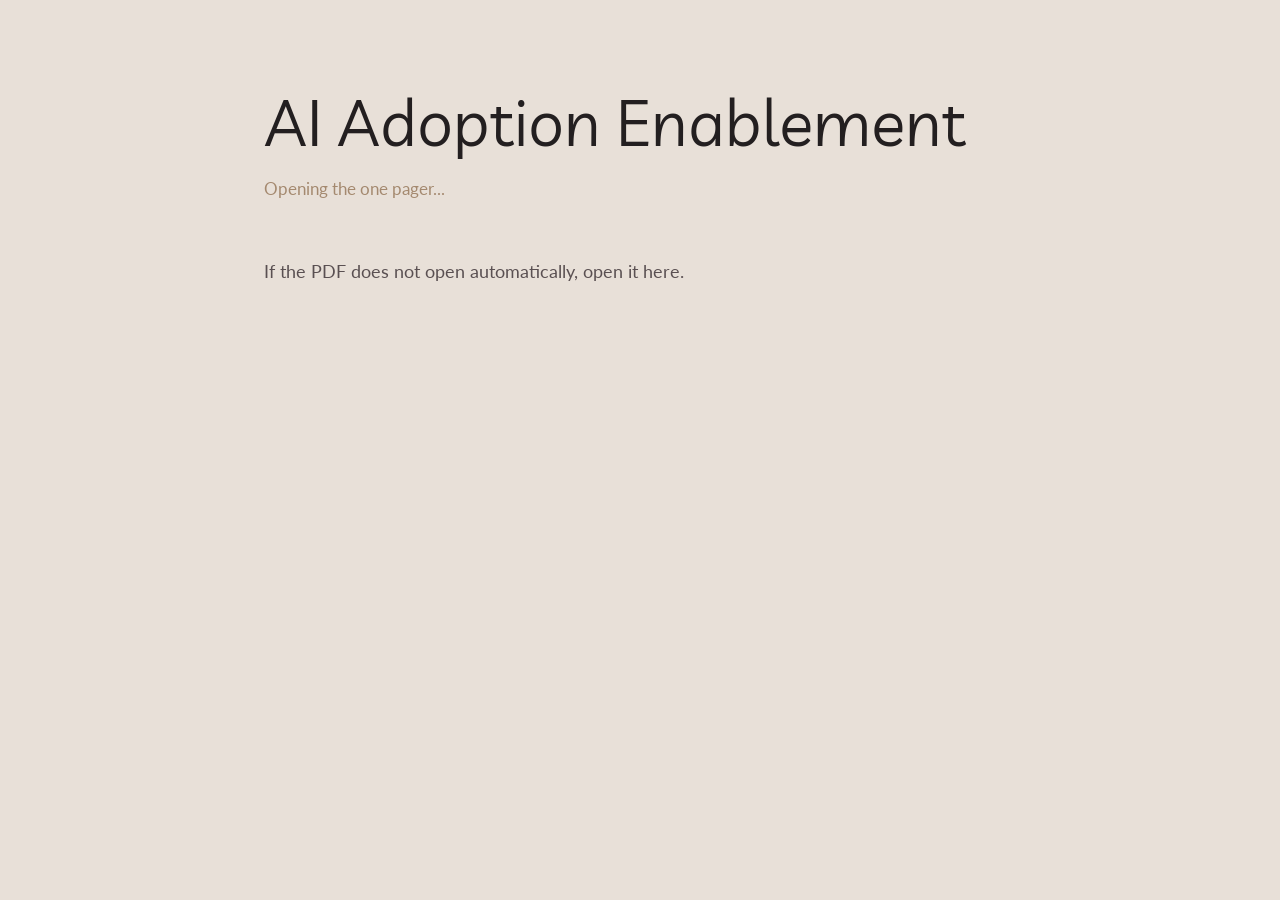
<file: ai-adoption-enablement.pdf/index.html>
<!DOCTYPE html>
<html lang="en">
<head>
  <meta charset="UTF-8" />
  <!-- Google tag (gtag.js) -->
  <script async src="https://www.googletagmanager.com/gtag/js?id=G-G1TN1HCM82"></script>
  <script>
    window.dataLayer = window.dataLayer || [];
    function gtag(){dataLayer.push(arguments);}
    gtag('js', new Date());
    gtag('config', 'G-G1TN1HCM82', {
      page_title: 'AI Adoption One Pager Legacy PDF Link',
      page_path: '/ai-adoption-enablement.pdf'
    });
  </script>
  <meta name="viewport" content="width=device-width, initial-scale=1.0" />
  <title>AI Adoption Enablement | Inbal Gilead</title>
  <link rel="icon" href="../favicon.ico" />
  <link rel="preconnect" href="https://fonts.googleapis.com" />
  <link rel="preconnect" href="https://fonts.gstatic.com" crossorigin />
  <link href="https://fonts.googleapis.com/css2?family=Lato:wght@300;400;700&amp;family=Livvic:wght@400;600;700&amp;display=swap" rel="stylesheet" />
  <link rel="stylesheet" href="../styles.css" />
</head>
<body class="policy-page">
  <main class="policy-main">
    <h1>AI Adoption Enablement</h1>
    <p class="policy-updated">Opening the one pager...</p>

    <section class="policy-section">
      <p>If the PDF does not open automatically, <a id="pdfLink" href="../one-pagers/ai-adoption-enablement.pdf">open it here</a>.</p>
    </section>
  </main>

  <script>
    const pdfUrl = '../one-pagers/ai-adoption-enablement.pdf';
    let didOpen = false;

    function openPdf() {
      if (didOpen) return;
      didOpen = true;
      window.location.href = pdfUrl;
    }

    if (typeof gtag === 'function') {
      gtag('event', 'ai_adoption_one_pager_legacy_pdf_open', {
        link_url: pdfUrl,
        section: 'ai_adoption_enablement',
        event_callback: openPdf,
        event_timeout: 1200
      });
      setTimeout(openPdf, 1400);
    } else {
      setTimeout(openPdf, 300);
    }

    document.getElementById('pdfLink').addEventListener('click', () => {
      if (typeof gtag !== 'function') return;

      gtag('event', 'ai_adoption_one_pager_click', {
        link_url: pdfUrl,
        section: 'ai_adoption_enablement'
      });
    });
  </script>
</body>
</html>
</file>
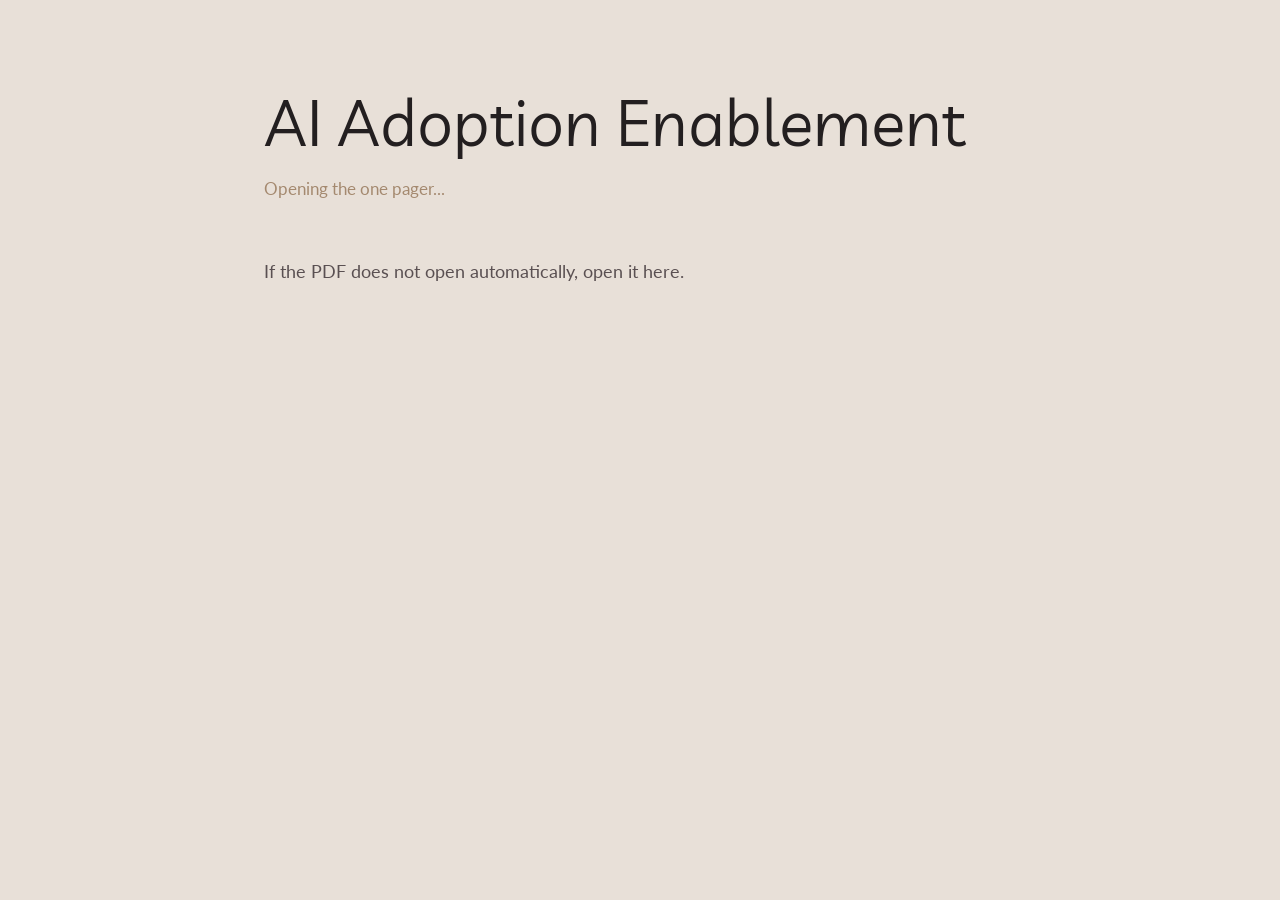
<file: ai-adoption-enablement/index.html>
<!DOCTYPE html>
<html lang="en">
<head>
  <meta charset="UTF-8" />
  <!-- Google tag (gtag.js) -->
  <script async src="https://www.googletagmanager.com/gtag/js?id=G-G1TN1HCM82"></script>
  <script>
    window.dataLayer = window.dataLayer || [];
    function gtag(){dataLayer.push(arguments);}
    gtag('js', new Date());
    gtag('config', 'G-G1TN1HCM82', {
      page_title: 'AI Adoption One Pager',
      page_path: '/ai-adoption-enablement/'
    });
  </script>
  <meta name="viewport" content="width=device-width, initial-scale=1.0" />
  <title>AI Adoption Enablement | Inbal Gilead</title>
  <link rel="icon" href="../favicon.ico" />
  <link rel="preconnect" href="https://fonts.googleapis.com" />
  <link rel="preconnect" href="https://fonts.gstatic.com" crossorigin />
  <link href="https://fonts.googleapis.com/css2?family=Lato:wght@300;400;700&amp;family=Livvic:wght@400;600;700&amp;display=swap" rel="stylesheet" />
  <link rel="stylesheet" href="../styles.css" />
</head>
<body class="policy-page">
  <main class="policy-main">
    <h1>AI Adoption Enablement</h1>
    <p class="policy-updated">Opening the one pager...</p>

    <section class="policy-section">
      <p>If the PDF does not open automatically, <a id="pdfLink" href="../one-pagers/ai-adoption-enablement.pdf">open it here</a>.</p>
    </section>
  </main>

  <script>
    const pdfUrl = '../one-pagers/ai-adoption-enablement.pdf';
    let didOpen = false;

    function openPdf() {
      if (didOpen) return;
      didOpen = true;
      window.location.href = pdfUrl;
    }

    if (typeof gtag === 'function') {
      gtag('event', 'ai_adoption_one_pager_open', {
        link_url: pdfUrl,
        section: 'ai_adoption_enablement',
        event_callback: openPdf,
        event_timeout: 1200
      });
      setTimeout(openPdf, 1400);
    } else {
      setTimeout(openPdf, 300);
    }

    document.getElementById('pdfLink').addEventListener('click', () => {
      if (typeof gtag !== 'function') return;

      gtag('event', 'ai_adoption_one_pager_click', {
        link_url: pdfUrl,
        section: 'ai_adoption_enablement'
      });
    });
  </script>
</body>
</html>
</file>
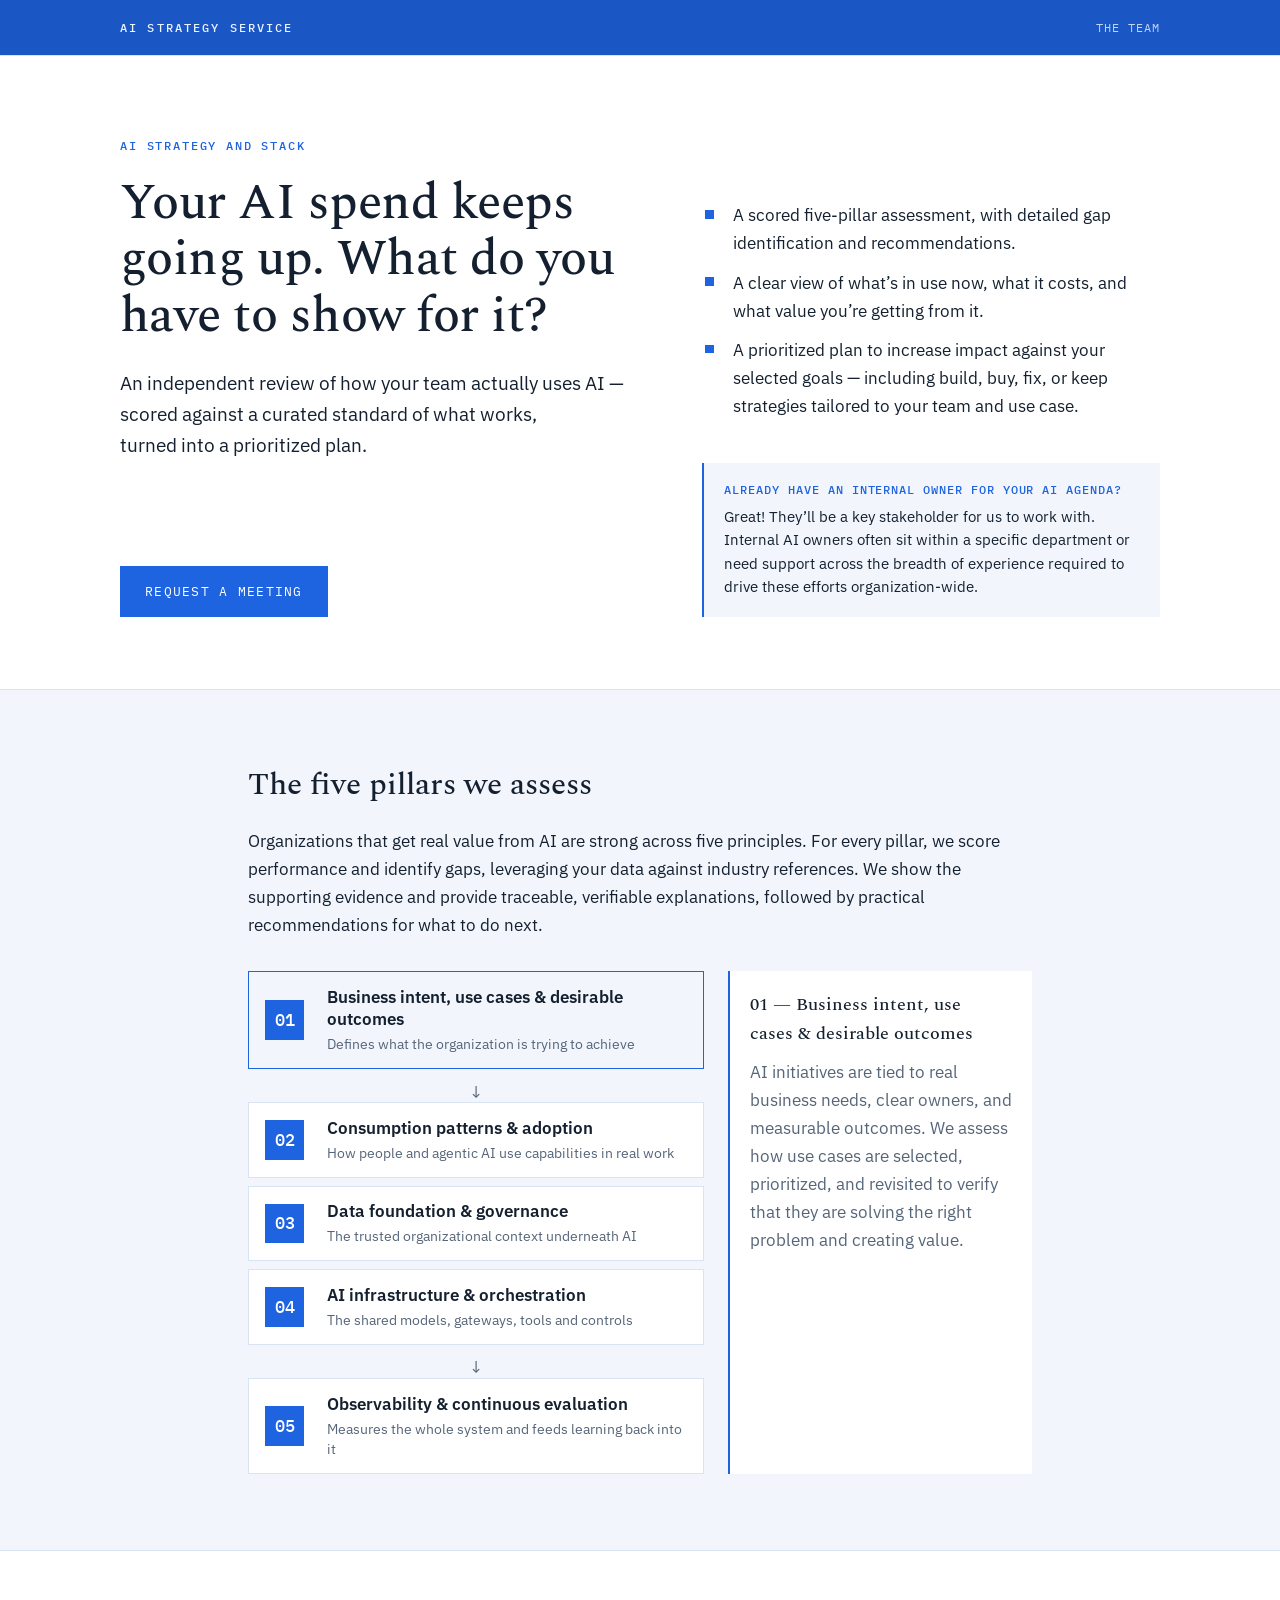
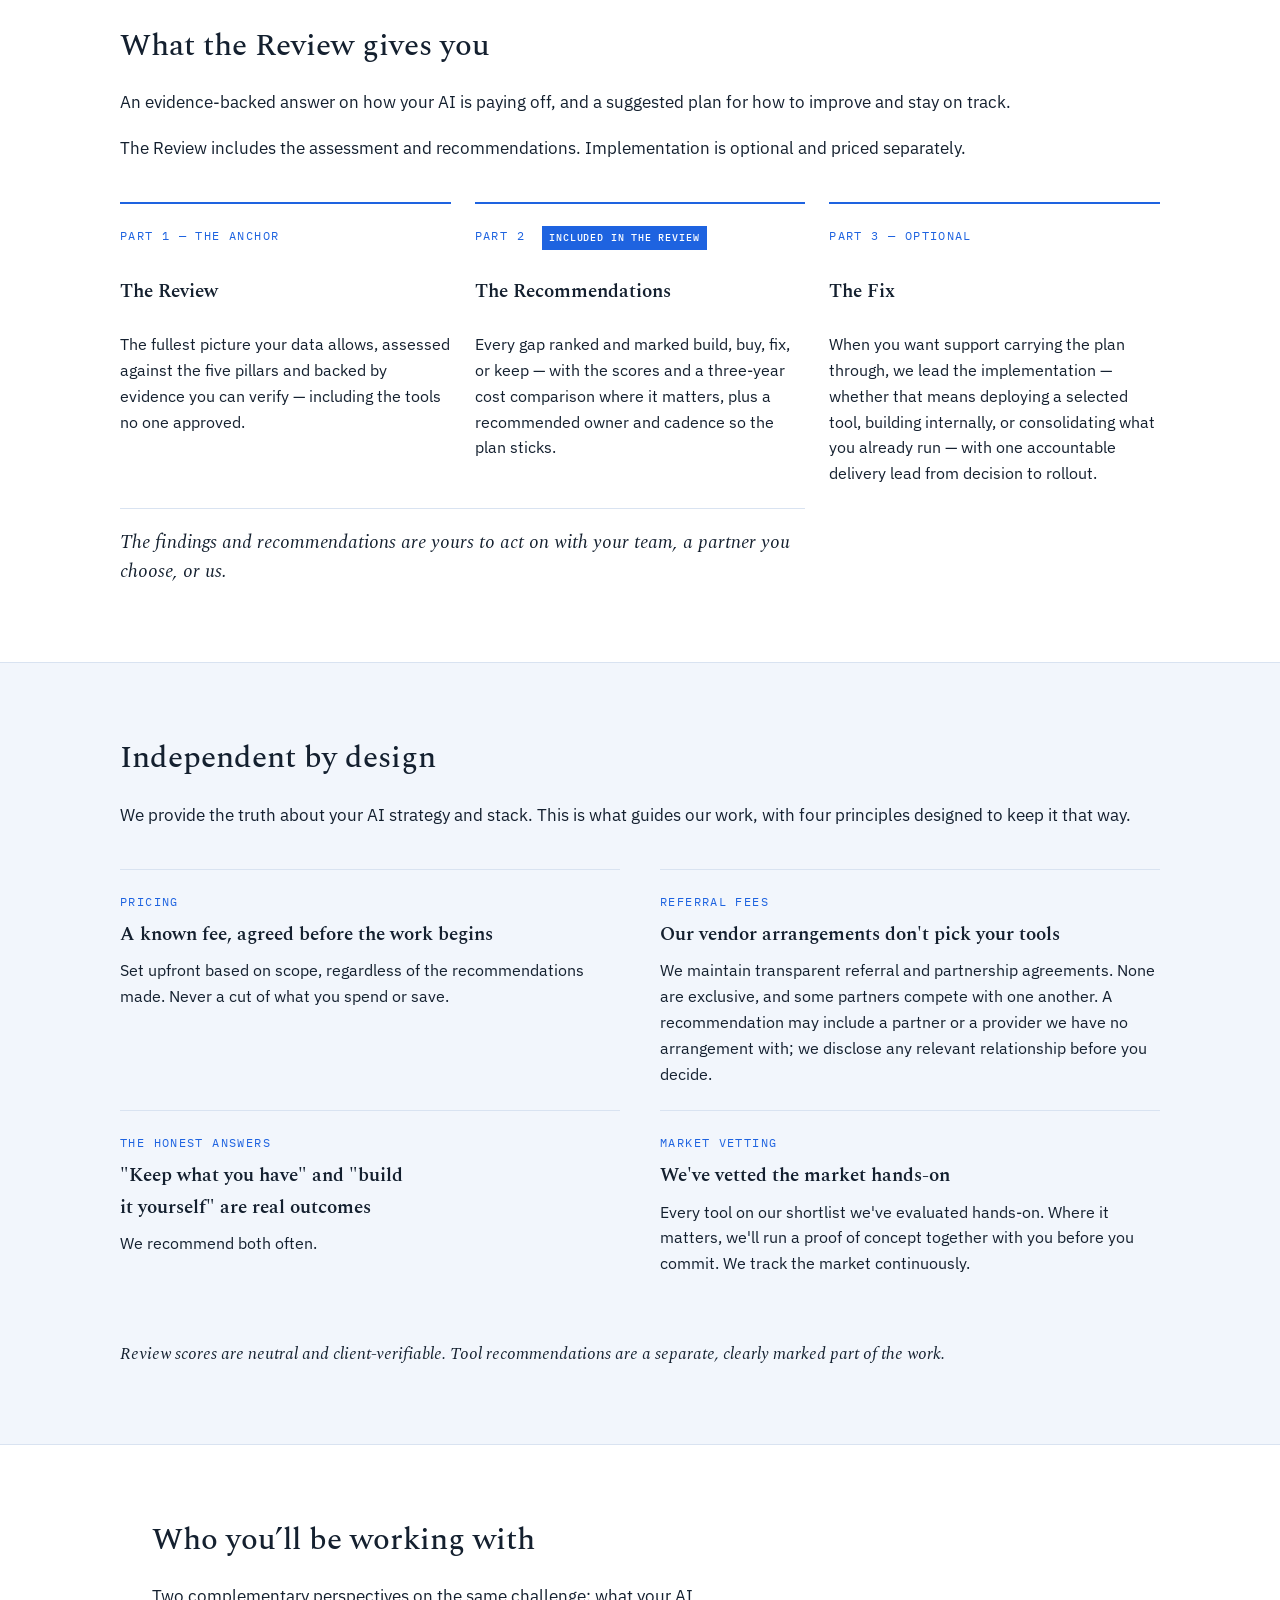
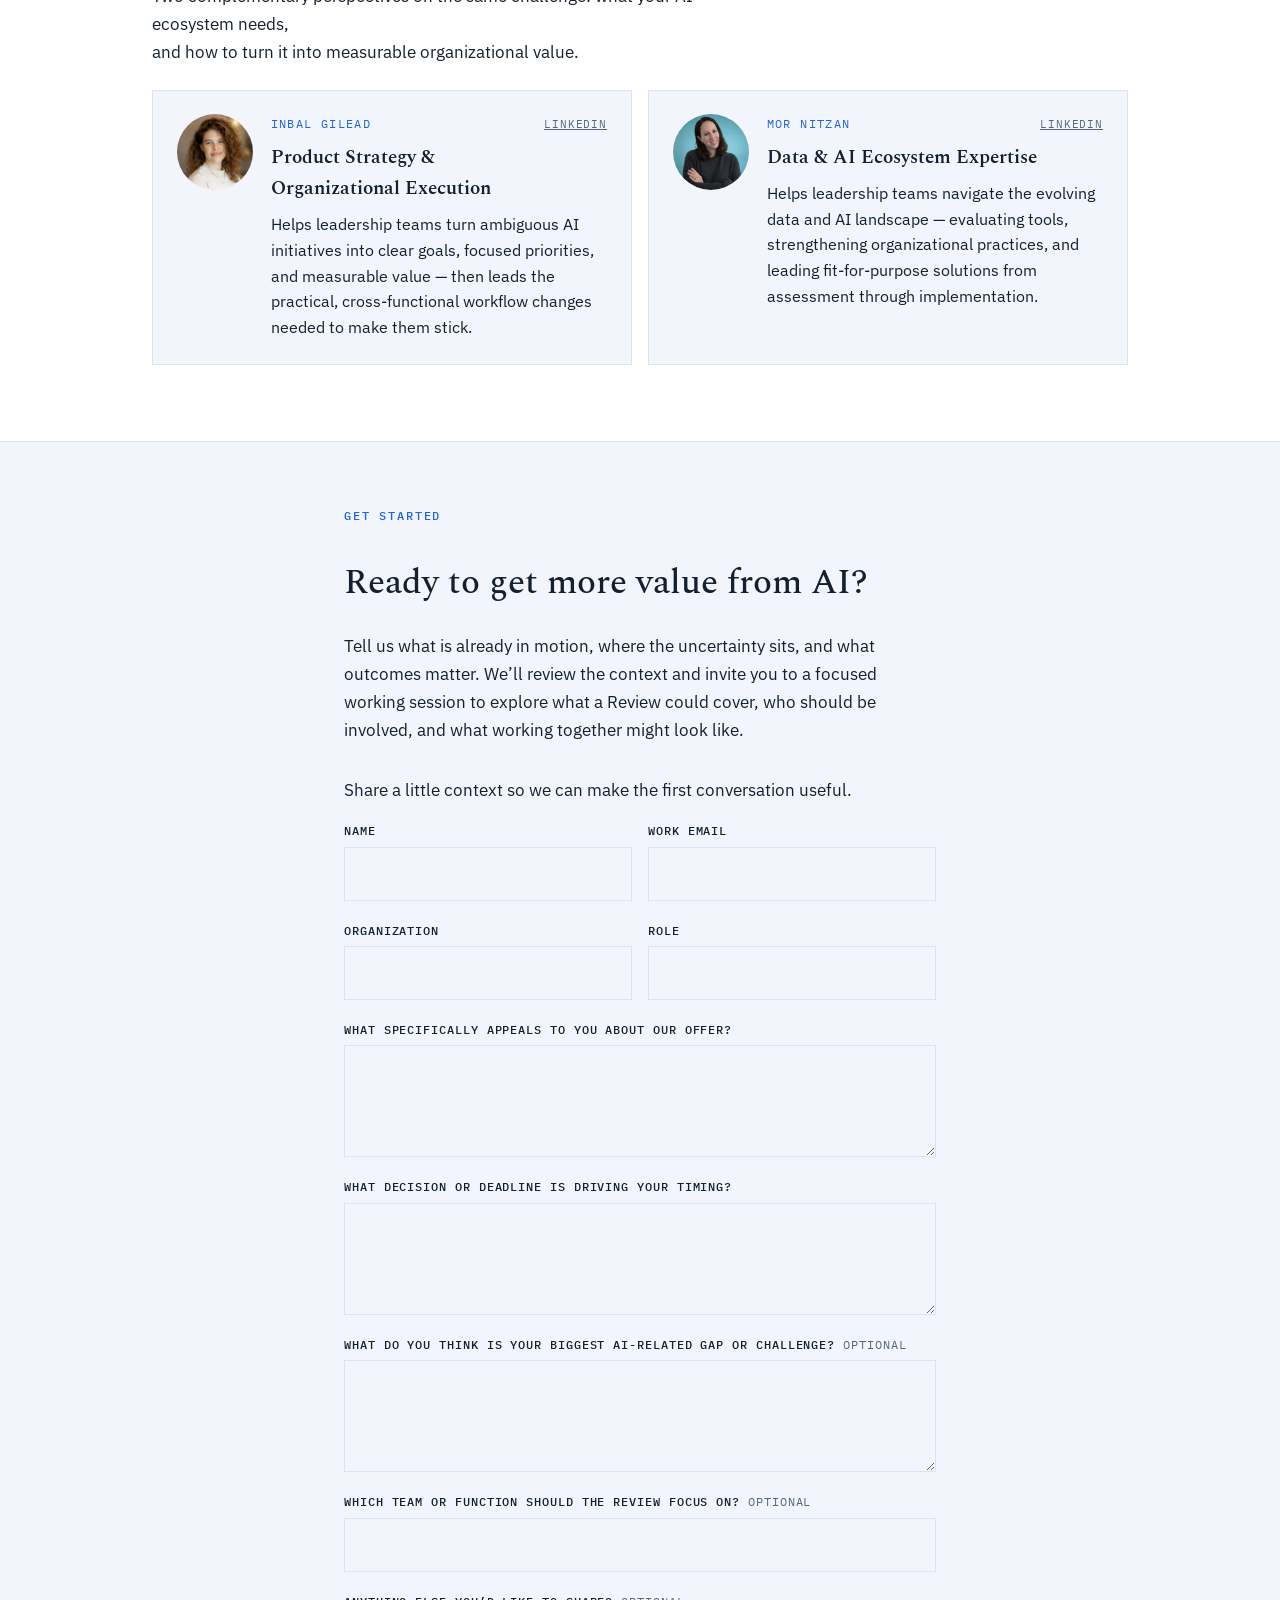
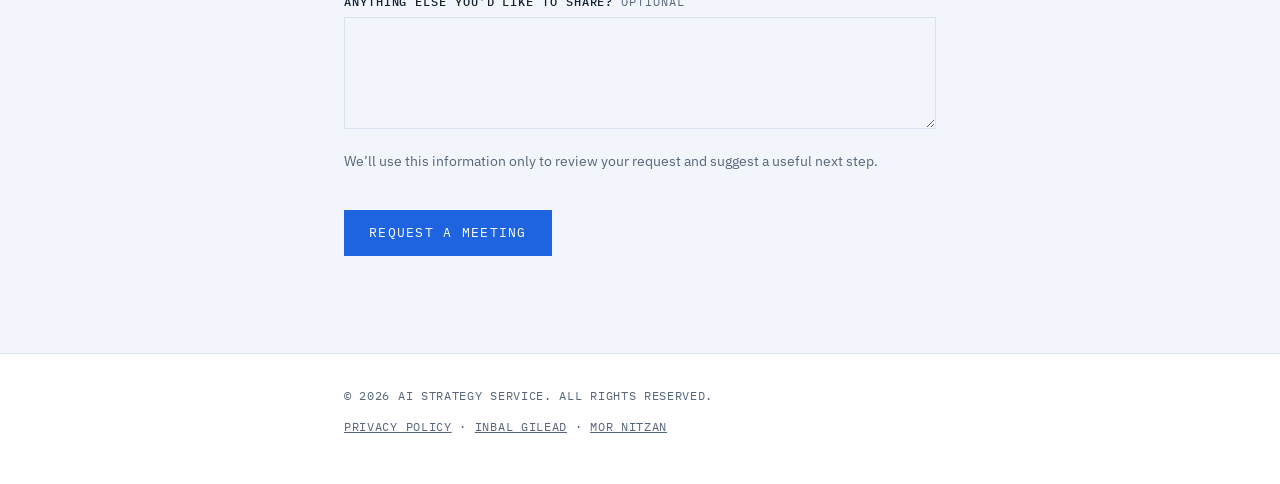
<file: ai-strategy-service/index.html>
<!doctype html>
<html lang="en">
<head>
<meta charset="utf-8">
<!-- Google tag (gtag.js) -->
<script async src="https://www.googletagmanager.com/gtag/js?id=G-G1TN1HCM82"></script>
<script>
  window.dataLayer = window.dataLayer || [];
  function gtag(){dataLayer.push(arguments);}
  gtag('js', new Date());
  gtag('config', 'G-G1TN1HCM82', {
    page_title: 'AI Strategy Service',
    page_path: '/ai-strategy-service/'
  });
</script>
<meta name="viewport" content="width=device-width, initial-scale=1">
<link rel="icon" href="favicon.svg" type="image/svg+xml">
<style>img{max-width:100%}[hidden]{display:none!important}</style>
<title>AI Strategy Consulting &amp; AI Assessment | Inbal Gilead</title>
<meta name="description" content="An independent read on whether your organization's AI is delivering — mapped, scored against five pillars, and turned into a prioritized plan." />
<link rel="canonical" href="https://inbalgilead.com/ai-strategy-service/" />
<meta name="robots" content="index, follow, max-image-preview:large" />
<meta property="og:type" content="website" />
<meta property="og:site_name" content="Inbal Gilead" />
<meta property="og:title" content="AI Strategy Consulting &amp; AI Assessment" />
<meta property="og:description" content="An independent read on whether your organization's AI is delivering — mapped, scored against five pillars, and turned into a prioritized plan." />
<meta property="og:url" content="https://inbalgilead.com/ai-strategy-service/" />
<meta name="twitter:card" content="summary" />
<meta name="twitter:title" content="AI Strategy Consulting &amp; AI Assessment" />
<meta name="twitter:description" content="An independent read on whether your organization's AI is delivering — mapped, scored against five pillars, and turned into a prioritized plan." />
<link rel="preconnect" href="https://fonts.googleapis.com" />
<link rel="preconnect" href="https://fonts.gstatic.com" crossorigin />
<link rel="stylesheet" href="https://fonts.googleapis.com/css2?family=Spectral:ital,wght@0,400;0,500;0,600;1,400&family=IBM+Plex+Sans:wght@400;500;600&family=IBM+Plex+Mono:wght@400;500&display=swap" />

<script type="application/ld+json">
{
  "@context": "https://schema.org",
  "@type": "Service",
  "name": "AI Strategy Review and Assessment",
  "serviceType": "AI strategy consulting and AI readiness assessment",
  "url": "https://inbalgilead.com/ai-strategy-service/",
  "description": "An independent assessment of an organization's AI tools, adoption, costs and ROI, with prioritized recommendations on what to build, buy, fix or stop.",
  "provider": {
    "@type": "Person",
    "name": "Inbal Gilead",
    "url": "https://inbalgilead.com/",
    "sameAs": "https://www.linkedin.com/in/inbal-gilead"
  },
  "areaServed": "Worldwide",
  "audience": {
    "@type": "BusinessAudience",
    "audienceType": "Leadership teams evaluating AI strategy, adoption and return on investment"
  }
}
</script>

<style>
  :root {
    --paper:   #ffffff;
    --surface: #f2f6fc;
    --ink:     #14202f;
    --primary: #1a56c4;
    --accent:  #1e63e0;
    --muted:   #566579;
    --border:  #d9e3f1;
    --band-ink:#eef4ff;

    --maxw: 40rem;
    --serif: "Spectral", Georgia, "Times New Roman", serif;
    --sans: "IBM Plex Sans", "Helvetica Neue", Arial, sans-serif;
    --mono: "IBM Plex Mono", ui-monospace, "SFMono-Regular", Menlo, monospace;
  }

  @media (prefers-color-scheme: dark) {
    :root:not([data-theme="light"]) {
      --paper:   #0d1626;
      --surface: #152238;
      --ink:     #e7eefb;
      --primary: #8db4f2;
      --accent:  #6fa2f4;
      --muted:   #93a4bd;
      --border:  #26374f;
      --band-ink:#e7eefb;
    }
  }

  :root[data-theme="dark"] {
    --paper:   #0d1626;
    --surface: #152238;
    --ink:     #e7eefb;
    --primary: #8db4f2;
    --accent:  #6fa2f4;
    --muted:   #93a4bd;
    --border:  #26374f;
    --band-ink:#e7eefb;
  }

  * { box-sizing: border-box; }

  body {
    margin: 0;
    background: var(--paper);
    color: var(--ink);
    font-family: var(--sans);
    font-size: 1.0625rem;
    line-height: 1.65;
    -webkit-font-smoothing: antialiased;
  }

  .wrap {
    max-width: var(--maxw);
    margin: 0 auto;
    padding: 0 1.5rem;
  }

  .eyebrow {
    font-family: var(--mono);
    font-size: 0.72rem;
    font-weight: 500;
    letter-spacing: 0.16em;
    text-transform: uppercase;
    color: var(--accent);
    margin: 0 0 1.25rem;
  }

  h1, h2, h3 {
    font-family: var(--serif);
    font-weight: 500;
    text-wrap: balance;
    color: var(--ink);
  }

  /* ---- header band ---- */
  .band {
    background: var(--primary);
    color: var(--band-ink);
    border-bottom: 1px solid var(--border);
  }
  :root[data-theme="dark"] .band,
  :root:not([data-theme="light"]) .band {
    background: var(--surface);
  }
  @media (prefers-color-scheme: light) {
    :root:not([data-theme="dark"]) .band { background: var(--primary); }
  }

  .band .wrap {
    max-width: 68rem;
    display: flex;
    justify-content: space-between;
    align-items: center;
    gap: 1rem;
    padding-top: 1.1rem;
    padding-bottom: 1.1rem;
    font-family: var(--mono);
    font-size: 0.74rem;
    letter-spacing: 0.08em;
  }
  .band .mark {
    text-transform: uppercase;
    letter-spacing: 0.18em;
    font-weight: 500;
  }
  .band .legend {
    color: var(--band-ink);
    opacity: 0.66;
    text-transform: uppercase;
  }
  .band a.legend { text-decoration: none; opacity: 0.8; }
  .band a.legend:hover { opacity: 1; }

  /* ---- hero ---- */
  .hero { padding: 5rem 0 4.5rem; }
  .hero .wrap {
    max-width: 68rem;
    display: grid;
    grid-template-columns: minmax(0, 1.05fr) minmax(20rem, 0.95fr);
    gap: clamp(2.5rem, 6vw, 5rem);
    align-items: stretch;
  }
  .hero-main,
  .hero-side { display: flex; flex-direction: column; }
  .hero-main .cta { align-self: flex-start; margin-top: auto; }
  .hero h1 {
    font-size: clamp(2.1rem, 6vw, 3.15rem);
    line-height: 1.12;
    letter-spacing: -0.01em;
    margin: 0 0 1.5rem;
  }
  .hero p.lede {
    font-size: 1.2rem;
    line-height: 1.6;
    color: var(--ink);
    margin: 0 0 1.75rem;
  }
  .hero .hero-list { margin: 0 0 2rem; }
  .hero .hero-list li { margin-bottom: 0.7rem; }
  .hero-callout {
    margin: auto 0 0;
    padding: 1.1rem 1.25rem;
    border-left: 2px solid var(--accent);
    background: var(--surface);
    font-size: 0.95rem;
    line-height: 1.55;
  }
  .hero-callout b {
    font-family: var(--mono);
    font-weight: 500;
    font-size: 0.74rem;
    letter-spacing: 0.08em;
    text-transform: uppercase;
    color: var(--accent);
    display: block;
    margin-bottom: 0.35rem;
    white-space: nowrap;
  }
  .hero-side { padding-top: 4.1rem; }

  /* ---- pillar stack ---- */
  #pillars { background: var(--surface); }
  #pillars .wrap { max-width: 52rem; }
  .pillar-layout {
    display: grid;
    grid-template-columns: minmax(0, 1.2fr) minmax(16rem, 0.8fr);
    gap: 1.5rem;
    align-items: stretch;
    margin-top: 2rem;
  }
  .pillar-stack { display: grid; gap: 0.55rem; margin: 0; }
  .pillar-flow {
    height: 1rem;
    display: grid;
    place-items: center;
    color: var(--muted);
    font-family: var(--mono);
  }
  .pillar-flow::before { content: "↓"; }
  .pillar-operating-layers {
    display: grid;
    gap: 0.5rem;
  }
  .pillar-layer {
    width: 100%;
    min-height: 4.7rem;
    display: grid;
    grid-template-columns: 3rem 1fr;
    gap: 0.9rem;
    align-items: center;
    padding: 0.85rem 1rem;
    border: 1px solid var(--border);
    border-radius: 0;
    background: var(--paper);
    color: var(--ink);
    font: inherit;
    text-align: left;
    cursor: pointer;
    transition: background 120ms ease, border-color 120ms ease;
  }
  .pillar-layer:hover,
  .pillar-layer[aria-pressed="true"] { border-color: var(--accent); background: var(--surface); }
  .pillar-layer:focus-visible { outline: 2px solid var(--accent); outline-offset: 2px; }
  .pillar-layer.business { width: 100%; }
  .pillar-layer .num {
    width: 2.45rem;
    height: 2.45rem;
    display: grid;
    place-items: center;
    background: var(--accent);
    color: var(--paper);
    font-family: var(--mono);
    font-weight: 500;
  }
  :root[data-theme="dark"] .pillar-layer .num,
  :root:not([data-theme="light"]) .pillar-layer .num { color: #0d1626; }
  @media (prefers-color-scheme: light) {
    :root:not([data-theme="dark"]) .pillar-layer .num { color: var(--paper); }
  }
  .pillar-layer .label { display: block; font-weight: 600; line-height: 1.3; }
  .pillar-layer .role {
    display: block;
    margin-top: 0.25rem;
    color: var(--muted);
    font-size: 0.9rem;
    line-height: 1.4;
  }
  .pillar-detail {
    height: 100%;
    padding: 1.15rem 1.25rem;
    border-left: 2px solid var(--accent);
    background: var(--paper);
  }
  .pillar-detail h3 { margin: 0 0 0.55rem; font-size: 1.12rem; }
  .pillar-detail p { margin: 0; color: var(--muted); }
  @media (max-width: 760px) {
    .pillar-layout { grid-template-columns: 1fr; }
    .pillar-detail { height: auto; min-height: 8rem; }
  }
  @media (max-width: 520px) {
    .pillar-layer { grid-template-columns: 2.6rem 1fr; padding: 0.75rem; }
    .pillar-layer .num { width: 2.1rem; height: 2.1rem; }
  }

  .cta {
    display: inline-block;
    font-family: var(--mono);
    font-size: 0.8rem;
    letter-spacing: 0.1em;
    text-transform: uppercase;
    text-decoration: none;
    color: var(--paper);
    background: var(--accent);
    padding: 0.85rem 1.5rem;
    border: 1px solid var(--accent);
    transition: background 120ms ease, color 120ms ease;
  }
  .cta:hover { background: transparent; color: var(--accent); }
  .cta:focus-visible { outline: 2px solid var(--accent); outline-offset: 3px; }

  :root[data-theme="dark"] .cta,
  :root:not([data-theme="light"]) .cta { color: #0d1626; }
  @media (prefers-color-scheme: light) {
    :root:not([data-theme="dark"]) .cta { color: var(--paper); }
  }

  /* ---- generic section ---- */
  section { padding: 4.75rem 0; border-top: 1px solid var(--border); }
  section h2 {
    font-size: clamp(1.5rem, 4vw, 1.95rem);
    line-height: 1.2;
    margin: 0 0 1.5rem;
  }
  section p { margin: 0 0 1.1rem; }
  section p:last-child { margin-bottom: 0; }
  strong { font-weight: 600; }

  .checklist { list-style: none; margin: 1.5rem 0 0; padding: 0; }
  .checklist li {
    position: relative;
    padding-left: 1.9rem;
    margin-bottom: 0.95rem;
  }
  .checklist li::before {
    content: "";
    position: absolute;
    left: 0.15rem;
    top: 0.55rem;
    width: 0.55rem;
    height: 0.55rem;
    background: var(--accent);
  }

  /* ---- offer ---- */
  .part {
    background: var(--surface);
    border: 1px solid var(--border);
    padding: 1.4rem 1.5rem;
    margin-bottom: 1rem;
  }
  .part .label {
    font-family: var(--mono);
    font-size: 0.72rem;
    letter-spacing: 0.12em;
    text-transform: uppercase;
    color: var(--accent);
    display: block;
    margin-bottom: 0.5rem;
  }
  .included-badge {
    display: inline-block;
    margin-left: 0.55rem;
    padding: 0.2rem 0.45rem;
    background: var(--accent);
    color: var(--paper);
    font-size: 0.64rem;
    font-weight: 500;
    letter-spacing: 0.08em;
  }
  .part h3 { margin: 0 0 0.5rem; font-size: 1.18rem; font-weight: 600; }
  .part p { margin: 0; font-size: 0.98rem; }
  .part .opt { color: var(--muted); font-style: italic; }
  .offer-section .wrap,
  .independence-section .wrap { max-width: 68rem; }
  .section-intro { max-width: none; margin-bottom: 2.5rem; }
  .offer-steps {
    display: grid;
    grid-template-columns: repeat(3, minmax(0, 1fr));
    gap: 1.5rem;
  }
  .offer-steps .part {
    margin: 0;
    padding: 1.4rem 0;
    background: transparent;
    border: 0;
    border-top: 2px solid var(--accent);
  }
  .offer-steps .part .label { min-height: 2.6rem; }
  .offer-steps .part h3 { min-height: 3rem; }
  .offer-steps .pullquote {
    grid-column: 1 / 3;
    margin: 0;
    padding: 1.25rem 0 0;
    border-left: 0;
    border-top: 1px solid var(--border);
  }
  .offer-steps .part:nth-of-type(3) { grid-column: 3; grid-row: 1 / 3; }
  .independence-section { background: var(--surface); }
  .principles-grid {
    display: grid;
    grid-template-columns: repeat(2, minmax(0, 1fr));
    gap: 0 2.5rem;
  }
  .principles-grid .part {
    margin: 0;
    padding: 1.4rem 0;
    background: transparent;
    border: 0;
    border-top: 1px solid var(--border);
  }
  .independence-note {
    font-family: var(--serif);
    font-style: italic;
    margin-top: 2.5rem;
  }
  #about .wrap { max-width: 64rem; }
  #about .intro { max-width: var(--maxw); margin-bottom: 1.5rem; }
  .people {
    display: grid;
    grid-template-columns: repeat(2, minmax(0, 1fr));
    gap: 1rem;
  }
  .part.person { display: flex; gap: 1.1rem; align-items: flex-start; }
  .people .part.person { height: 100%; margin: 0; }
  .part.person img {
    width: 76px; height: 76px; border-radius: 50%;
    object-fit: cover; flex: none;
  }
  .person-meta {
    display: flex;
    align-items: baseline;
    justify-content: space-between;
    gap: 0.75rem;
    margin-bottom: 0.5rem;
  }
  .person-meta .label { margin: 0; }
  .person-meta a {
    color: var(--muted);
    font-family: var(--mono);
    font-size: 0.68rem;
    letter-spacing: 0.08em;
    text-transform: uppercase;
  }
  .person-meta a:hover { color: var(--accent); }

  .pullquote {
    font-family: var(--serif);
    font-size: 1.2rem;
    line-height: 1.5;
    font-style: italic;
    border-left: 2px solid var(--accent);
    padding-left: 1.25rem;
    margin: 1.9rem 0 0;
    color: var(--ink);
  }

  /* ---- closing ---- */
  .closing { border-top: 1px solid var(--border); background: var(--surface); }
  .closing .wrap { padding-top: 4rem; padding-bottom: 5rem; }
  .closing h2 { font-size: clamp(1.6rem, 4.5vw, 2.2rem); margin-bottom: 1.25rem; }
  .contact-intro { margin-bottom: 2rem; }
  .contact-form { display: grid; gap: 1.25rem; }
  .form-row { display: grid; grid-template-columns: repeat(2, minmax(0, 1fr)); gap: 1rem; }
  .field { display: grid; gap: 0.4rem; }
  .field label {
    font-family: var(--mono);
    font-size: 0.72rem;
    font-weight: 500;
    letter-spacing: 0.08em;
    text-transform: uppercase;
  }
  .field .optional { color: var(--muted); font-weight: 400; }
  .field input, .field textarea {
    width: 100%;
    border: 1px solid var(--border);
    border-radius: 0;
    background: var(--surface);
    color: var(--ink);
    font: inherit;
    padding: 0.75rem 0.85rem;
  }
  .field textarea { min-height: 7rem; resize: vertical; }
  .field input:focus, .field textarea:focus {
    outline: 2px solid var(--accent);
    outline-offset: 2px;
  }
  .form-note { color: var(--muted); font-size: 0.9rem; margin: 0; }
  .bot-field { position: absolute; left: -9999px; }

  footer {
    border-top: 1px solid var(--border);
    padding: 2rem 0 3rem;
    font-family: var(--mono);
    font-size: 0.72rem;
    letter-spacing: 0.06em;
    color: var(--muted);
    text-transform: uppercase;
  }
  footer .wrap {
    display: flex;
    justify-content: space-between;
    align-items: center;
    flex-wrap: wrap;
    gap: 0.75rem 1.5rem;
  }
  footer a { color: inherit; }
  footer a:hover { color: var(--accent); }

  @media (max-width: 800px) {
    .hero .wrap { grid-template-columns: 1fr; gap: 0; }
    .hero-side { padding-top: 2.5rem; }
    .offer-steps { grid-template-columns: 1fr; gap: 0.5rem; }
    .offer-steps .part .label,
    .offer-steps .part h3 { min-height: 0; }
    .offer-steps .pullquote,
    .offer-steps .part:nth-of-type(3) { grid-column: auto; grid-row: auto; }
    .offer-steps .part:nth-of-type(1) { order: 1; }
    .offer-steps .part:nth-of-type(2) { order: 2; }
    .offer-steps .part:nth-of-type(3) { order: 3; }
    .offer-steps .pullquote { order: 4; }
    .principles-grid { grid-template-columns: 1fr; }
    .people { grid-template-columns: 1fr; }
    #about .intro { max-width: none; }
  }

  @media (max-width: 520px) {
    .hero { padding: 3.5rem 0; }
    section { padding: 3.5rem 0; }
    .hero-callout b { font-size: 0.68rem; white-space: normal; }
    .form-row { grid-template-columns: 1fr; }
    .part.person { display: block; }
    .part.person img { margin-bottom: 1rem; }
    footer .wrap { display: block; }
    footer .links { margin-top: 0.75rem; }
  }

  @media (prefers-reduced-motion: no-preference) {
    .reveal { opacity: 0; transform: translateY(12px); transition: opacity 600ms ease, transform 600ms ease; }
    .reveal.in { opacity: 1; transform: none; }
  }
</style>

</head>
<body id="top">
<div class="band">
  <div class="wrap">
    <span class="mark">AI Strategy Service</span>
    <a class="legend" href="#about">The team</a>
  </div>
</div>

<header class="hero">
  <div class="wrap">
    <div class="hero-main">
      <p class="eyebrow">AI Strategy and stack</p>
      <h1>Your AI spend keeps going up. What do you have to show for it?</h1>
      <p class="lede">
        An independent review of how your team actually uses AI &mdash;<br>
        scored against a curated standard of what works,<br>
        turned into a prioritized plan.
      </p>
      <a class="cta" href="#contact" data-analytics-event="ai_strategy_hero_cta_click" data-analytics-section="hero">Request a meeting</a>
    </div>

    <div class="hero-side">
      <ul class="checklist hero-list">
        <li>A scored five-pillar assessment, with detailed gap identification and recommendations.</li>
        <li>A clear view of what&rsquo;s in use now, what it costs, and what value you&rsquo;re getting from it.</li>
        <li>A prioritized plan to increase impact against your selected goals &mdash; including build, buy, fix, or keep strategies tailored to your team and use case.</li>
      </ul>
      <p class="hero-callout">
        <b>Already have an internal owner for your AI agenda?</b>
        Great! They&rsquo;ll be a key stakeholder for us to work with.<br>
        Internal AI owners often sit within a specific department or need
        support across the breadth of experience required to drive these
        efforts organization-wide.
      </p>
    </div>
  </div>
</header>

<section class="reveal" id="pillars" data-analytics-section="pillars">
  <div class="wrap">
    <h2>The five pillars we assess</h2>
    <p>
      Organizations that get real value from AI are strong across five
      principles. For every pillar, we score performance and identify gaps,
      leveraging your data against industry references. We show the supporting
      evidence and provide traceable, verifiable explanations, followed by
      practical recommendations for what to do next.
    </p>

    <div class="pillar-layout">
      <div class="pillar-stack" aria-label="The five AI capability pillars arranged as organizational layers">
      <button class="pillar-layer business" type="button" data-key="01" aria-pressed="true">
        <span class="num">01</span>
        <span>
          <span class="label">Business intent, use cases &amp; desirable outcomes</span>
          <span class="role">Defines what the organization is trying to achieve</span>
        </span>
      </button>

      <div class="pillar-flow" aria-hidden="true"></div>

      <div class="pillar-operating-layers">
        <button class="pillar-layer" type="button" data-key="02" aria-pressed="false">
          <span class="num">02</span>
          <span>
            <span class="label">Consumption patterns &amp; adoption</span>
            <span class="role">How people and agentic AI use capabilities in real work</span>
          </span>
        </button>

        <button class="pillar-layer" type="button" data-key="03" aria-pressed="false">
          <span class="num">03</span>
          <span>
            <span class="label">Data foundation &amp; governance</span>
            <span class="role">The trusted organizational context underneath AI</span>
          </span>
        </button>

        <button class="pillar-layer" type="button" data-key="04" aria-pressed="false">
          <span class="num">04</span>
          <span>
            <span class="label">AI infrastructure &amp; orchestration</span>
            <span class="role">The shared models, gateways, tools and controls</span>
          </span>
        </button>
      </div>

      <div class="pillar-flow" aria-hidden="true"></div>

      <button class="pillar-layer observability" type="button" data-key="05" aria-pressed="false">
        <span class="num">05</span>
        <span>
          <span class="label">Observability &amp; continuous evaluation</span>
          <span class="role">Measures the whole system and feeds learning back into it</span>
        </span>
      </button>
      </div>

      <div class="pillar-detail" aria-live="polite">
        <h3>01 &mdash; Business intent, use cases &amp; desirable outcomes</h3>
        <p>AI initiatives are tied to real business needs, clear owners, and measurable outcomes. We assess how use cases are selected, prioritized, and revisited to verify that they are solving the right problem and creating value.</p>
      </div>
    </div>
  </div>
</section>

<section class="reveal offer-section" data-analytics-section="review">
  <div class="wrap">
    <div class="section-intro">
      <h2>What the Review gives you</h2>
      <p>
        An evidence-backed answer on how your AI is paying off, and a suggested
        plan for how to improve and stay on track.
      </p>
      <p>The Review includes the assessment and recommendations. Implementation is optional and priced separately.</p>
    </div>

    <div class="offer-steps">
      <div class="part">
        <span class="label">Part 1 &mdash; the anchor</span>
        <h3>The Review</h3>
        <p>The fullest picture your data allows, assessed against the five pillars and backed by evidence you can verify &mdash; including the tools no one approved.</p>
      </div>

      <div class="part">
        <span class="label">Part 2 <strong class="included-badge">Included in the Review</strong></span>
        <h3>The Recommendations</h3>
        <p>Every gap ranked and marked build, buy, fix, or keep &mdash; with the scores and a three-year cost comparison where it matters, plus a recommended owner and cadence so the plan sticks.</p>
      </div>

      <p class="pullquote">
        The findings and recommendations are yours to act on with your team, a
        partner you choose, or us.
      </p>

      <div class="part">
        <span class="label">Part 3 &mdash; optional</span>
        <h3>The Fix</h3>
        <p>When you want support carrying the plan through, we lead the implementation &mdash; whether that means deploying a selected tool, building internally, or consolidating what you already run &mdash; with one accountable delivery lead from decision to rollout.</p>
      </div>
    </div>
  </div>
</section>

<section class="reveal independence-section" data-analytics-section="independence">
  <div class="wrap">
    <div class="section-intro">
      <h2>Independent by design</h2>
      <p>
        We provide the truth about your AI strategy and stack. This is what
        guides our work, with four principles designed to keep it that way.
      </p>
    </div>

    <div class="principles-grid">
      <div class="part">
        <span class="label">Pricing</span>
        <h3>A known fee, agreed before the work begins</h3>
        <p>
          Set upfront based on scope, regardless of the recommendations made.
          Never a cut of what you spend or save.
        </p>
      </div>

      <div class="part">
        <span class="label">Referral fees</span>
        <h3>Our vendor arrangements don't pick your tools</h3>
        <p>
          We maintain transparent referral and partnership agreements. None
          are exclusive, and some partners compete with one another. A
          recommendation may include a partner or a provider we have no
          arrangement with; we disclose any relevant relationship before you decide.
        </p>
      </div>

      <div class="part">
        <span class="label">The honest answers</span>
        <h3>"Keep what you have" and "build it yourself" are real outcomes</h3>
        <p>We recommend both often.</p>
      </div>

      <div class="part">
        <span class="label">Market vetting</span>
        <h3>We've vetted the market hands-on</h3>
        <p>
          Every tool on our shortlist we've evaluated hands-on. Where it
          matters, we'll run a proof of concept together with you before
          you commit. We track the market continuously.
        </p>
      </div>
    </div>

    <p class="independence-note">
      Review scores are neutral and client-verifiable. Tool
      recommendations are a separate, clearly marked part of the work.
    </p>
  </div>
</section>

<section class="reveal" id="about" data-analytics-section="about">
  <div class="wrap">
    <div class="intro">
      <h2>Who you&rsquo;ll be working with</h2>
      <p>
        Two complementary perspectives on the same challenge: what your AI
        ecosystem&nbsp;needs,<br>and how to turn it into measurable organizational value.
      </p>
    </div>

    <div class="people">
      <div class="part person">
        <img src="inbal.png" alt="Inbal Gilead" width="76" height="76" />
        <div>
          <div class="person-meta">
            <span class="label">Inbal Gilead</span>
            <a href="https://www.linkedin.com/in/inbal-gilead" target="_blank" rel="noopener noreferrer" data-analytics-event="ai_strategy_linkedin_click" data-analytics-label="Inbal Gilead" data-analytics-section="about">LinkedIn</a>
          </div>
          <h3>Product Strategy &amp; Organizational Execution</h3>
          <p>Helps leadership teams turn ambiguous AI initiatives into clear goals, focused priorities, and measurable value &mdash; then leads the practical, cross-functional workflow changes needed to make them stick.</p>
        </div>
      </div>

      <div class="part person">
        <img src="mor.jpg" alt="Mor Nitzan" width="76" height="76" />
        <div>
          <div class="person-meta">
            <span class="label">Mor Nitzan</span>
            <a href="https://www.linkedin.com/in/mor-nitzan-b29a75110" target="_blank" rel="noopener noreferrer" data-analytics-event="ai_strategy_linkedin_click" data-analytics-label="Mor Nitzan" data-analytics-section="about">LinkedIn</a>
          </div>
          <h3>Data &amp; AI Ecosystem Expertise</h3>
          <p>Helps leadership teams navigate the evolving data and AI landscape &mdash; evaluating tools, strengthening organizational practices, and leading fit-for-purpose solutions from assessment through implementation.</p>
        </div>
      </div>
    </div>
  </div>
</section>

<div class="closing" id="contact" data-analytics-section="contact">
  <div class="wrap">
    <p class="eyebrow">Get started</p>
    <h2>Ready to get more value from AI?</h2>
    <p class="contact-intro">
      Tell us what is already in motion, where the uncertainty sits, and what
      outcomes matter. We&rsquo;ll review the context and invite you to a focused
      working session to explore what a Review could cover, who should be
      involved, and what working together might look like.
    </p>
    <p>Share a little context so we can make the first conversation useful.</p>

    <form class="contact-form" name="meeting-request" method="POST" action="https://formsubmit.co/inbalgilead@gmail.com">
      <input type="hidden" name="_cc" value="mor.nitzan3007@gmail.com">
      <input type="hidden" name="_next" value="https://inbalgilead.com/ai-strategy-service/success.html">
      <input type="hidden" name="_subject" value="New AI Strategy Service meeting request">
      <input type="hidden" name="_template" value="table">
      <p class="bot-field"><label>Don&rsquo;t fill this out: <input name="_honey"></label></p>

      <div class="form-row">
        <div class="field">
          <label for="name">Name</label>
          <input id="name" name="name" type="text" autocomplete="name" required>
        </div>
        <div class="field">
          <label for="email">Work email</label>
          <input id="email" name="email" type="email" autocomplete="email" required>
        </div>
      </div>

      <div class="form-row">
        <div class="field">
          <label for="organization">Organization</label>
          <input id="organization" name="organization" type="text" autocomplete="organization" required>
        </div>
        <div class="field">
          <label for="role">Role</label>
          <input id="role" name="role" type="text" autocomplete="organization-title" required>
        </div>
      </div>

      <div class="field">
        <label for="appeal">What specifically appeals to you about our offer?</label>
        <textarea id="appeal" name="what-appeals-to-you" required></textarea>
      </div>
      <div class="field">
        <label for="timing">What decision or deadline is driving your timing?</label>
        <textarea id="timing" name="timing" required></textarea>
      </div>
      <div class="field">
        <label for="gap">What do you think is your biggest AI-related gap or challenge? <span class="optional">Optional</span></label>
        <textarea id="gap" name="biggest-ai-gap"></textarea>
      </div>
      <div class="field">
        <label for="focus">Which team or function should the Review focus on? <span class="optional">Optional</span></label>
        <input id="focus" name="review-focus" type="text">
      </div>
      <div class="field">
        <label for="anything-else">Anything else you&rsquo;d like to share? <span class="optional">Optional</span></label>
        <textarea id="anything-else" name="anything-else"></textarea>
      </div>

      <p class="form-note">We&rsquo;ll use this information only to review your request and suggest a useful next step.</p>
      <p><button class="cta" type="submit">Request a meeting</button></p>
    </form>
  </div>
</div>

<footer>
  <div class="wrap">
    <span>&copy; 2026 AI Strategy Service. All rights reserved.</span>
    <span class="links"><a href="privacy.html" data-analytics-event="ai_strategy_privacy_click" data-analytics-section="footer">Privacy Policy</a> · <a href="https://www.linkedin.com/in/inbal-gilead" target="_blank" rel="noopener noreferrer" data-analytics-event="ai_strategy_linkedin_click" data-analytics-label="Inbal Gilead" data-analytics-section="footer">Inbal Gilead</a> · <a href="https://www.linkedin.com/in/mor-nitzan-b29a75110" target="_blank" rel="noopener noreferrer" data-analytics-event="ai_strategy_linkedin_click" data-analytics-label="Mor Nitzan" data-analytics-section="footer">Mor Nitzan</a></span>
  </div>
</footer>

<script>
  (function () {
    var els = document.querySelectorAll(".reveal");
    if (!("IntersectionObserver" in window) || window.matchMedia("(prefers-reduced-motion: reduce)").matches) {
      els.forEach(function (el) { el.classList.add("in"); });
      return;
    }
    var io = new IntersectionObserver(function (entries) {
      entries.forEach(function (e) {
        if (e.isIntersecting) { e.target.classList.add("in"); io.unobserve(e.target); }
      });
    }, { rootMargin: "0px 0px -10% 0px" });
    els.forEach(function (el) { io.observe(el); });
  })();
</script>

<script>
  (function () {
    var layers = document.querySelectorAll(".pillar-layer");
    var detail = document.querySelector(".pillar-detail");
    if (!layers.length || !detail) return;
    var copy = {
      "01": {
        title: "01 — Business intent, use cases & desirable outcomes",
        body: "AI initiatives are tied to real business needs, clear owners, and measurable outcomes. We assess how use cases are selected, prioritized, and revisited to verify that they are solving the right problem and creating value."
      },
      "02": {
        title: "02 — Consumption patterns & adoption",
        body: "AI is accessible to the people who need it and embedded in the way work actually gets done. We examine approved and unapproved usage, workflow integration, adoption barriers, and how both people and agentic AI consume shared context, tools and capabilities."
      },
      "03": {
        title: "03 — Data foundation & governance",
        body: "AI draws on reliable, current, and well-governed organizational knowledge. We assess how structured and unstructured data is collected, modeled, maintained, accessed, and resolved into trusted context."
      },
      "04": {
        title: "04 — AI infrastructure & orchestration",
        body: "The technical foundation supports AI use safely and consistently at scale. We examine models, gateways, tool connections, permissions, routing, and the shared infrastructure used to build, buy, and operate AI capabilities."
      },
      "05": {
        title: "05 — Observability & continuous evaluation",
        body: "The organization can see how AI is being used, what it costs, and how well it performs. We assess usage, quality, latency, failures, drift, and evaluation practices—so teams can improve what works and intervene when it doesn’t."
      }
    };

    layers.forEach(function (layer) {
      layer.addEventListener("click", function () {
        layers.forEach(function (item) { item.setAttribute("aria-pressed", "false"); });
        layer.setAttribute("aria-pressed", "true");
        var selected = copy[layer.dataset.key];
        detail.querySelector("h3").textContent = selected.title;
        detail.querySelector("p").textContent = selected.body;
      });
    });
  })();
</script>

<script>
  (function () {
    function trackAnalyticsEvent(eventName, parameters) {
      if (typeof gtag !== "function") return;
      gtag("event", eventName, parameters || {});
    }

    document.querySelectorAll("[data-analytics-event]").forEach(function (element) {
      element.addEventListener("click", function () {
        trackAnalyticsEvent(element.dataset.analyticsEvent, {
          link_text: element.dataset.analyticsLabel || element.textContent.trim() || element.getAttribute("aria-label") || "",
          link_url: element.href || "",
          section_name: element.dataset.analyticsSection || ""
        });
      });
    });

    var form = document.querySelector("form[name='meeting-request']");
    if (form) {
      form.addEventListener("submit", function () {
        try {
          sessionStorage.setItem("ai_strategy_form_pending", Date.now().toString());
        } catch (error) {
          // Analytics should never prevent the form from being submitted.
        }
        trackAnalyticsEvent("ai_strategy_form_submit", {
          section_name: "contact",
          transport_type: "beacon"
        });
      });
    }

    if ("IntersectionObserver" in window) {
      var viewedSections = new Set();
      var sectionObserver = new IntersectionObserver(function (entries) {
        entries.forEach(function (entry) {
          var sectionName = entry.target.dataset.analyticsSection;
          if (!entry.isIntersecting || viewedSections.has(sectionName)) return;
          viewedSections.add(sectionName);
          trackAnalyticsEvent("ai_strategy_section_view", { section_name: sectionName });
          sectionObserver.unobserve(entry.target);
        });
      }, { threshold: 0.25 });
      document.querySelectorAll("[data-analytics-section]:not(a)").forEach(function (section) {
        sectionObserver.observe(section);
      });
    }
  })();
</script>

</body></html>
</file>
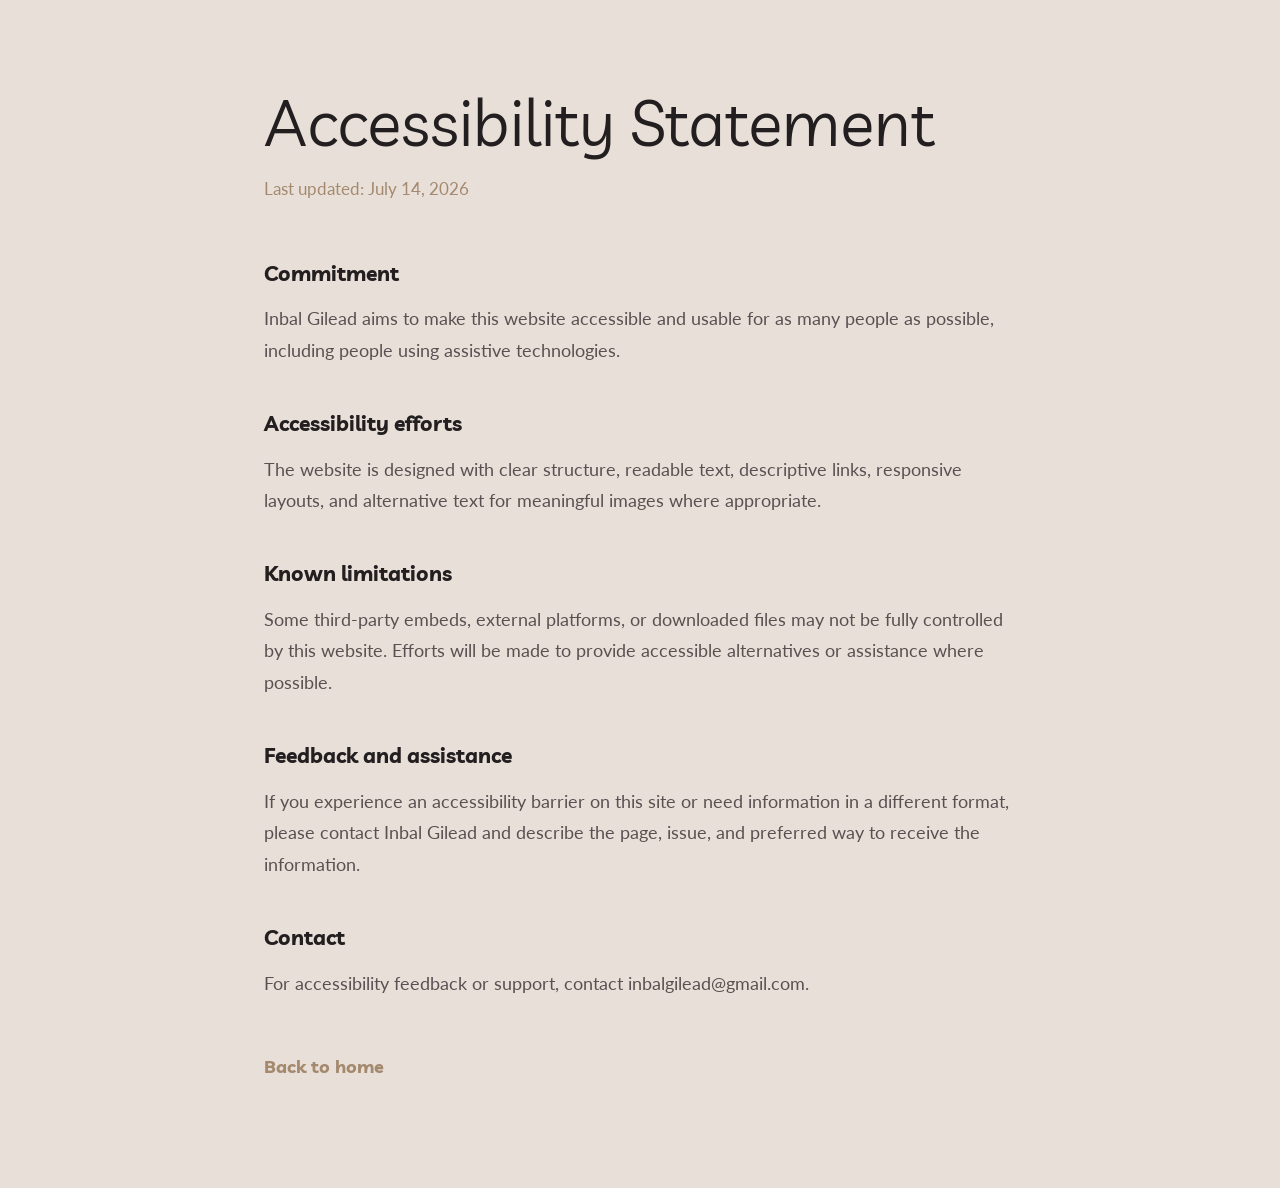
<file: accessibility.html>
<!DOCTYPE html>
<html lang="en">
<head>
  <meta charset="UTF-8" />
  <!-- Google tag (gtag.js) -->
  <script async src="https://www.googletagmanager.com/gtag/js?id=G-G1TN1HCM82"></script>
  <script>
    window.dataLayer = window.dataLayer || [];
    function gtag(){dataLayer.push(arguments);}
    gtag('js', new Date());
    gtag('config', 'G-G1TN1HCM82');
  </script>
  <meta name="viewport" content="width=device-width, initial-scale=1.0" />
  <title>Accessibility Statement | Inbal Gilead</title>
  <link rel="icon" href="favicon.ico" />
  <link rel="preconnect" href="https://fonts.googleapis.com" />
  <link rel="preconnect" href="https://fonts.gstatic.com" crossorigin />
  <link href="https://fonts.googleapis.com/css2?family=Lato:wght@300;400;700&amp;family=Livvic:wght@400;600;700&amp;display=swap" rel="stylesheet" />
  <link rel="stylesheet" href="styles.css" />
</head>
<body class="policy-page">
  <main class="policy-main">
    <h1>Accessibility Statement</h1>
    <p class="policy-updated">Last updated: July 14, 2026</p>

    <section class="policy-section">
      <h2>Commitment</h2>
      <p>Inbal Gilead aims to make this website accessible and usable for as many people as possible, including people using assistive technologies.</p>
    </section>

    <section class="policy-section">
      <h2>Accessibility efforts</h2>
      <p>The website is designed with clear structure, readable text, descriptive links, responsive layouts, and alternative text for meaningful images where appropriate.</p>
    </section>

    <section class="policy-section">
      <h2>Known limitations</h2>
      <p>Some third-party embeds, external platforms, or downloaded files may not be fully controlled by this website. Efforts will be made to provide accessible alternatives or assistance where possible.</p>
    </section>

    <section class="policy-section">
      <h2>Feedback and assistance</h2>
      <p>If you experience an accessibility barrier on this site or need information in a different format, please contact Inbal Gilead and describe the page, issue, and preferred way to receive the information.</p>
    </section>

    <section class="policy-section">
      <h2>Contact</h2>
      <p>For accessibility feedback or support, contact <a href="mailto:inbalgilead@gmail.com">inbalgilead@gmail.com</a>.</p>
    </section>

    <a class="policy-back" href="index.html">Back to home</a>
  </main>
</body>
</html>
</file>
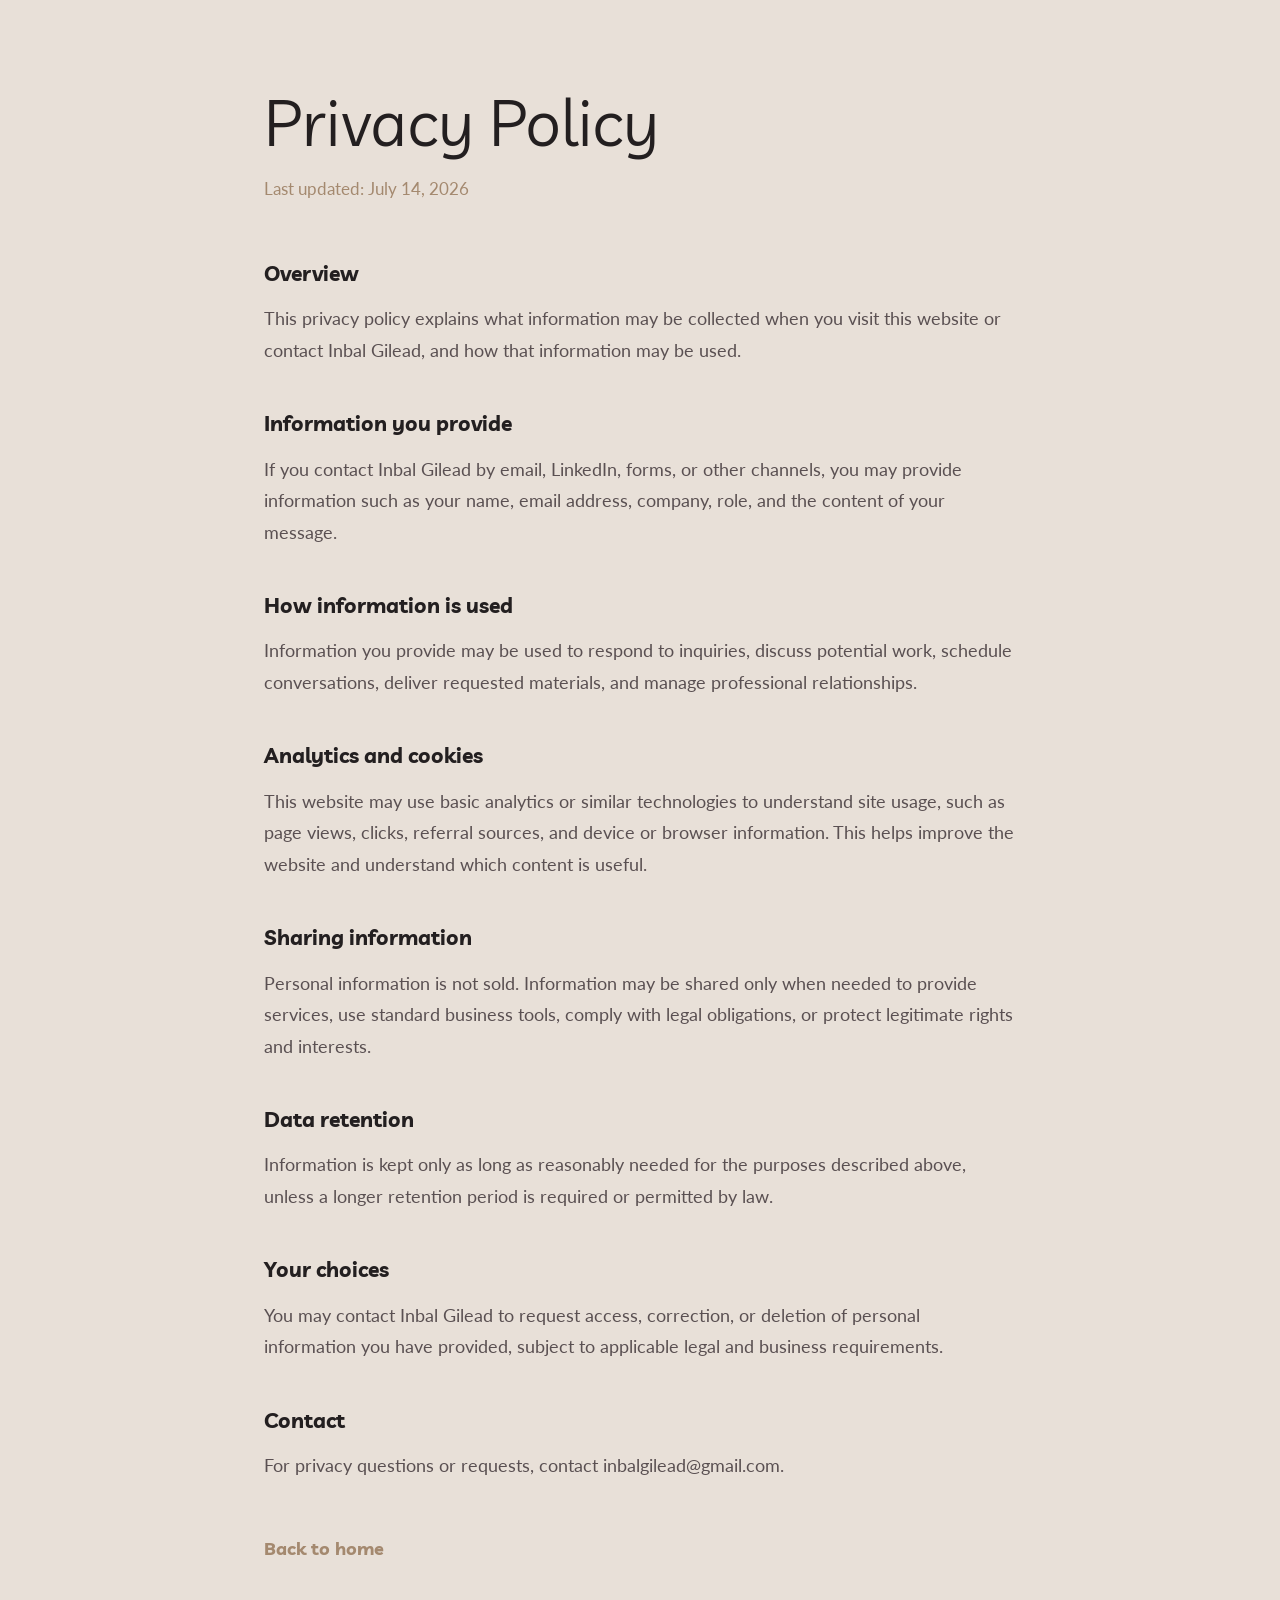
<file: privacy.html>
<!DOCTYPE html>
<html lang="en">
<head>
  <meta charset="UTF-8" />
  <!-- Google tag (gtag.js) -->
  <script async src="https://www.googletagmanager.com/gtag/js?id=G-G1TN1HCM82"></script>
  <script>
    window.dataLayer = window.dataLayer || [];
    function gtag(){dataLayer.push(arguments);}
    gtag('js', new Date());
    gtag('config', 'G-G1TN1HCM82');
  </script>
  <meta name="viewport" content="width=device-width, initial-scale=1.0" />
  <title>Privacy Policy | Inbal Gilead</title>
  <link rel="icon" href="favicon.ico" />
  <link rel="preconnect" href="https://fonts.googleapis.com" />
  <link rel="preconnect" href="https://fonts.gstatic.com" crossorigin />
  <link href="https://fonts.googleapis.com/css2?family=Lato:wght@300;400;700&amp;family=Livvic:wght@400;600;700&amp;display=swap" rel="stylesheet" />
  <link rel="stylesheet" href="styles.css" />
</head>
<body class="policy-page">
  <main class="policy-main">
    <h1>Privacy Policy</h1>
    <p class="policy-updated">Last updated: July 14, 2026</p>

    <section class="policy-section">
      <h2>Overview</h2>
      <p>This privacy policy explains what information may be collected when you visit this website or contact Inbal Gilead, and how that information may be used.</p>
    </section>

    <section class="policy-section">
      <h2>Information you provide</h2>
      <p>If you contact Inbal Gilead by email, LinkedIn, forms, or other channels, you may provide information such as your name, email address, company, role, and the content of your message.</p>
    </section>

    <section class="policy-section">
      <h2>How information is used</h2>
      <p>Information you provide may be used to respond to inquiries, discuss potential work, schedule conversations, deliver requested materials, and manage professional relationships.</p>
    </section>

    <section class="policy-section">
      <h2>Analytics and cookies</h2>
      <p>This website may use basic analytics or similar technologies to understand site usage, such as page views, clicks, referral sources, and device or browser information. This helps improve the website and understand which content is useful.</p>
    </section>

    <section class="policy-section">
      <h2>Sharing information</h2>
      <p>Personal information is not sold. Information may be shared only when needed to provide services, use standard business tools, comply with legal obligations, or protect legitimate rights and interests.</p>
    </section>

    <section class="policy-section">
      <h2>Data retention</h2>
      <p>Information is kept only as long as reasonably needed for the purposes described above, unless a longer retention period is required or permitted by law.</p>
    </section>

    <section class="policy-section">
      <h2>Your choices</h2>
      <p>You may contact Inbal Gilead to request access, correction, or deletion of personal information you have provided, subject to applicable legal and business requirements.</p>
    </section>

    <section class="policy-section">
      <h2>Contact</h2>
      <p>For privacy questions or requests, contact <a href="mailto:inbalgilead@gmail.com">inbalgilead@gmail.com</a>.</p>
    </section>

    <a class="policy-back" href="index.html">Back to home</a>
  </main>
</body>
</html>
</file>
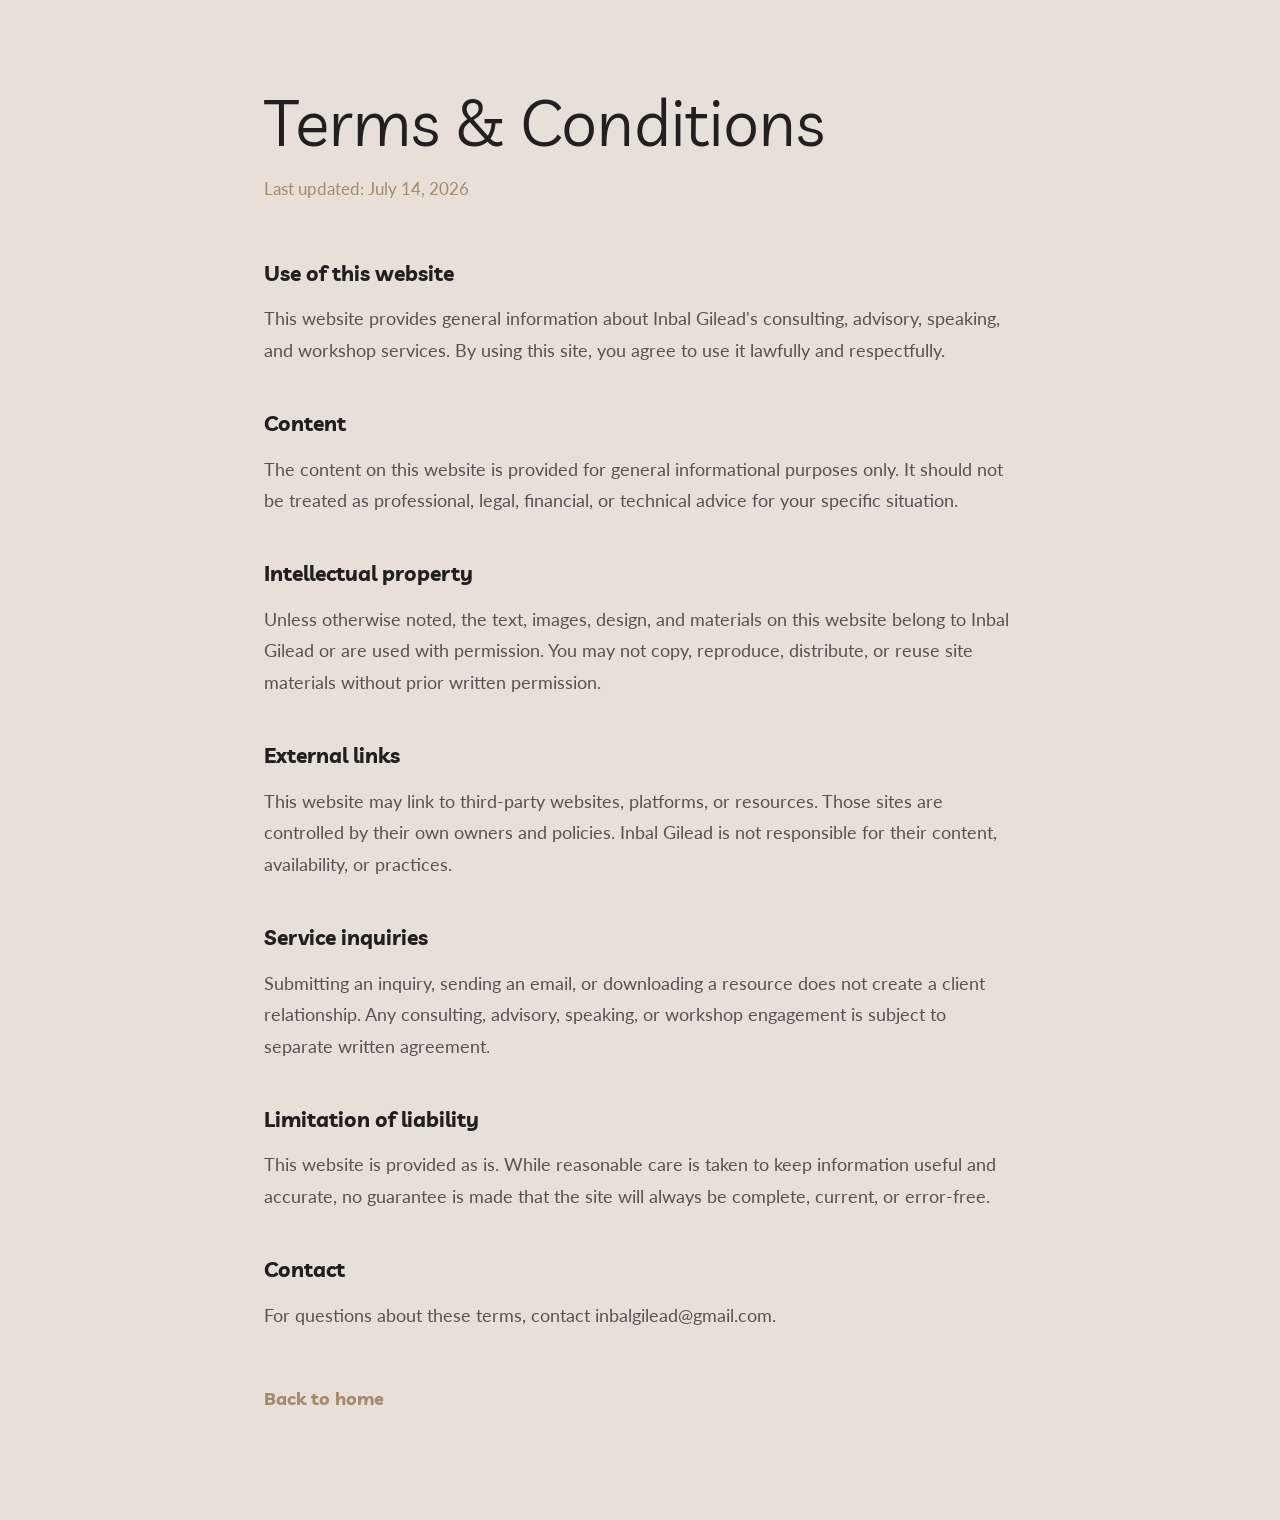
<file: terms.html>
<!DOCTYPE html>
<html lang="en">
<head>
  <meta charset="UTF-8" />
  <!-- Google tag (gtag.js) -->
  <script async src="https://www.googletagmanager.com/gtag/js?id=G-G1TN1HCM82"></script>
  <script>
    window.dataLayer = window.dataLayer || [];
    function gtag(){dataLayer.push(arguments);}
    gtag('js', new Date());
    gtag('config', 'G-G1TN1HCM82');
  </script>
  <meta name="viewport" content="width=device-width, initial-scale=1.0" />
  <title>Terms &amp; Conditions | Inbal Gilead</title>
  <link rel="icon" href="favicon.ico" />
  <link rel="preconnect" href="https://fonts.googleapis.com" />
  <link rel="preconnect" href="https://fonts.gstatic.com" crossorigin />
  <link href="https://fonts.googleapis.com/css2?family=Lato:wght@300;400;700&amp;family=Livvic:wght@400;600;700&amp;display=swap" rel="stylesheet" />
  <link rel="stylesheet" href="styles.css" />
</head>
<body class="policy-page">
  <main class="policy-main">
    <h1>Terms &amp; Conditions</h1>
    <p class="policy-updated">Last updated: July 14, 2026</p>

    <section class="policy-section">
      <h2>Use of this website</h2>
      <p>This website provides general information about Inbal Gilead's consulting, advisory, speaking, and workshop services. By using this site, you agree to use it lawfully and respectfully.</p>
    </section>

    <section class="policy-section">
      <h2>Content</h2>
      <p>The content on this website is provided for general informational purposes only. It should not be treated as professional, legal, financial, or technical advice for your specific situation.</p>
    </section>

    <section class="policy-section">
      <h2>Intellectual property</h2>
      <p>Unless otherwise noted, the text, images, design, and materials on this website belong to Inbal Gilead or are used with permission. You may not copy, reproduce, distribute, or reuse site materials without prior written permission.</p>
    </section>

    <section class="policy-section">
      <h2>External links</h2>
      <p>This website may link to third-party websites, platforms, or resources. Those sites are controlled by their own owners and policies. Inbal Gilead is not responsible for their content, availability, or practices.</p>
    </section>

    <section class="policy-section">
      <h2>Service inquiries</h2>
      <p>Submitting an inquiry, sending an email, or downloading a resource does not create a client relationship. Any consulting, advisory, speaking, or workshop engagement is subject to separate written agreement.</p>
    </section>

    <section class="policy-section">
      <h2>Limitation of liability</h2>
      <p>This website is provided as is. While reasonable care is taken to keep information useful and accurate, no guarantee is made that the site will always be complete, current, or error-free.</p>
    </section>

    <section class="policy-section">
      <h2>Contact</h2>
      <p>For questions about these terms, contact <a href="mailto:inbalgilead@gmail.com">inbalgilead@gmail.com</a>.</p>
    </section>

    <a class="policy-back" href="index.html">Back to home</a>
  </main>
</body>
</html>
</file>
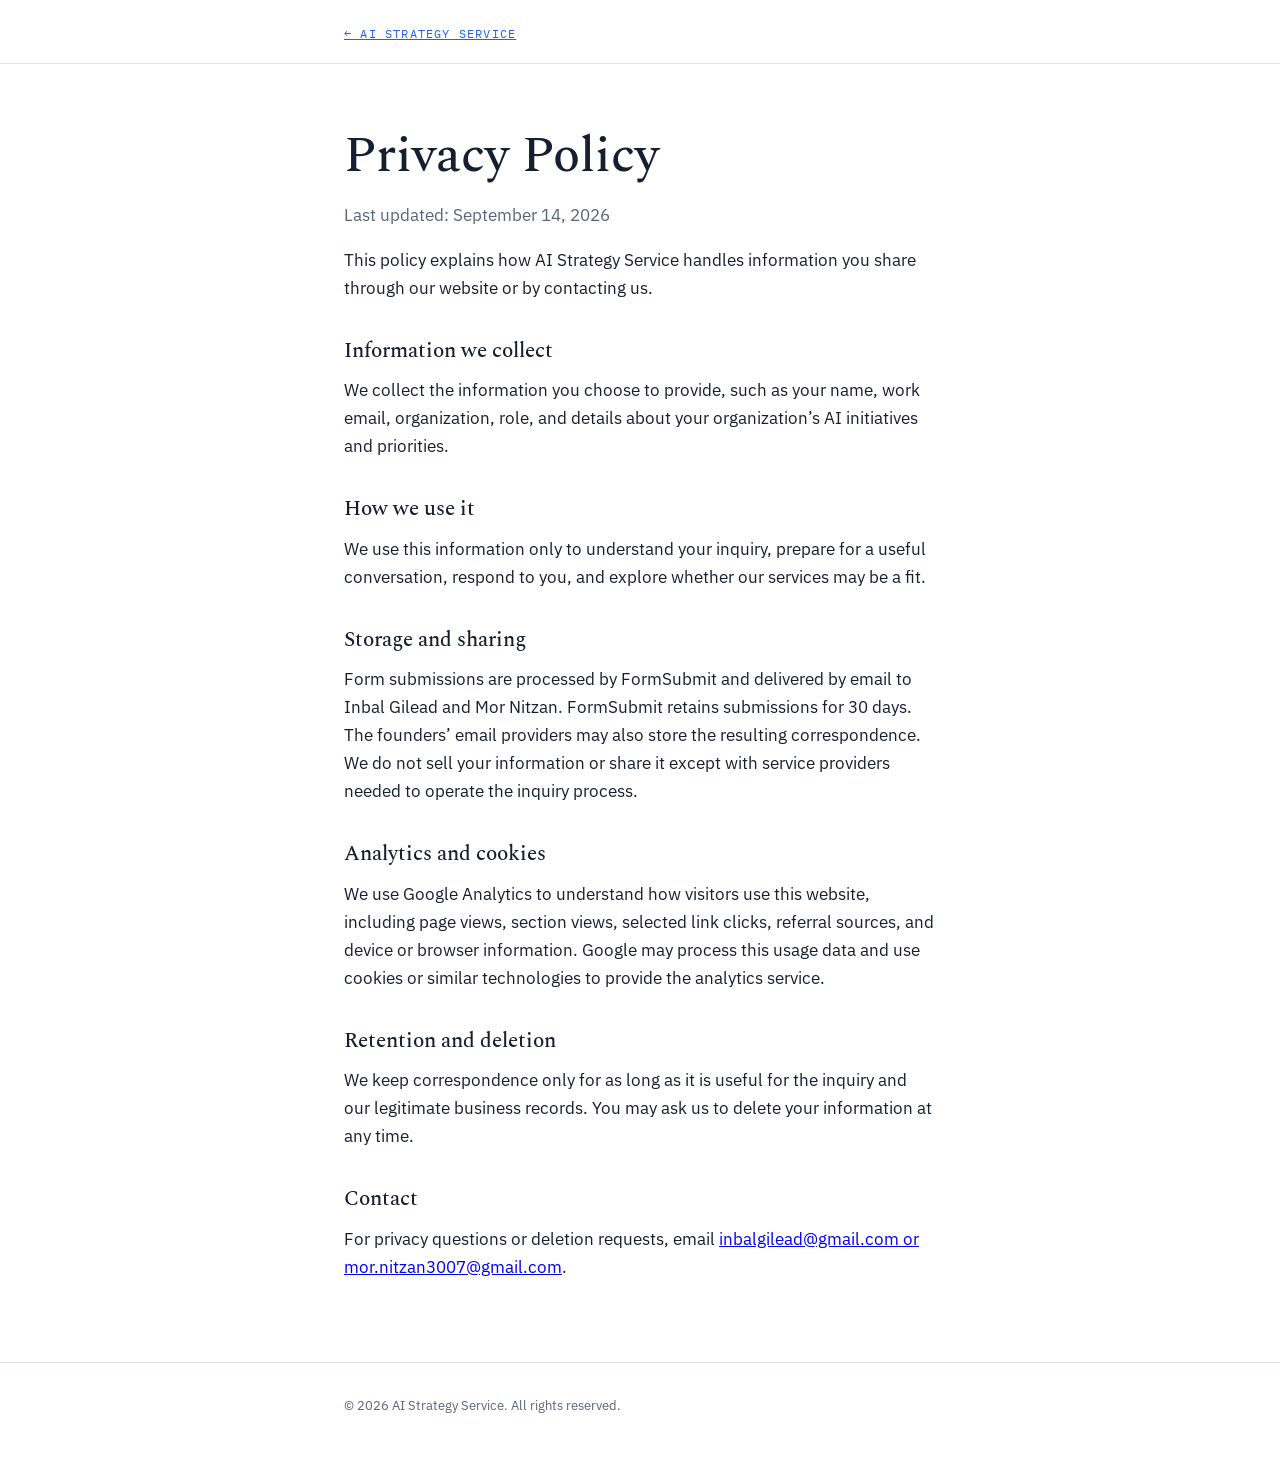
<file: ai-strategy-service/privacy.html>
<!doctype html>
<html lang="en">
<head>
<meta charset="utf-8">
<!-- Google tag (gtag.js) -->
<script async src="https://www.googletagmanager.com/gtag/js?id=G-G1TN1HCM82"></script>
<script>
  window.dataLayer = window.dataLayer || [];
  function gtag(){dataLayer.push(arguments);}
  gtag('js', new Date());
  gtag('config', 'G-G1TN1HCM82', {
    page_title: 'AI Strategy Service Privacy Policy',
    page_path: '/ai-strategy-service/privacy.html'
  });
</script>
<meta name="viewport" content="width=device-width, initial-scale=1">
<link rel="icon" href="favicon.svg" type="image/svg+xml">
<title>Privacy Policy · AI Strategy Service</title>
<meta name="description" content="Privacy policy for AI Strategy Service.">
<link rel="preconnect" href="https://fonts.googleapis.com">
<link rel="preconnect" href="https://fonts.gstatic.com" crossorigin>
<link rel="stylesheet" href="https://fonts.googleapis.com/css2?family=Spectral:wght@400;500;600&family=IBM+Plex+Sans:wght@400;500;600&family=IBM+Plex+Mono:wght@400;500&display=swap">
<style>
  :root { --paper:#fff; --surface:#f2f6fc; --ink:#14202f; --accent:#1e63e0; --muted:#566579; --border:#d9e3f1; }
  @media (prefers-color-scheme: dark) { :root { --paper:#0d1626; --surface:#152238; --ink:#e7eefb; --accent:#6fa2f4; --muted:#93a4bd; --border:#26374f; } }
  * { box-sizing:border-box; }
  body { margin:0; background:var(--paper); color:var(--ink); font:1.0625rem/1.65 "IBM Plex Sans",Arial,sans-serif; }
  header { border-bottom:1px solid var(--border); }
  header div, main, footer div { max-width:40rem; margin:0 auto; padding-left:1.5rem; padding-right:1.5rem; }
  header div { padding-top:1.1rem; padding-bottom:1.1rem; }
  header a, footer a { color:var(--accent); font:0.75rem "IBM Plex Mono",monospace; letter-spacing:.1em; text-transform:uppercase; }
  main { padding-top:4rem; padding-bottom:4rem; }
  h1, h2 { font-family:"Spectral",Georgia,serif; font-weight:500; }
  h1 { font-size:clamp(2.1rem,6vw,3.15rem); line-height:1.12; margin:0 0 1rem; }
  h2 { font-size:1.3rem; margin:2rem 0 .5rem; }
  p, ul { margin-top:0; }
  .updated { color:var(--muted); }
  footer { border-top:1px solid var(--border); color:var(--muted); }
  footer div { padding-top:2rem; padding-bottom:3rem; font-size:.8rem; }
</style>
</head>
<body>
<header><div><a href="index.html">&larr; AI Strategy Service</a></div></header>
<main>
  <h1>Privacy Policy</h1>
  <p class="updated">Last updated: September 14, 2026</p>
  <p>This policy explains how AI Strategy Service handles information you share through our website or by contacting us.</p>

  <h2>Information we collect</h2>
  <p>We collect the information you choose to provide, such as your name, work email, organization, role, and details about your organization&rsquo;s AI initiatives and priorities.</p>

  <h2>How we use it</h2>
  <p>We use this information only to understand your inquiry, prepare for a useful conversation, respond to you, and explore whether our services may be a fit.</p>

  <h2>Storage and sharing</h2>
  <p>Form submissions are processed by FormSubmit and delivered by email to Inbal Gilead and Mor Nitzan. FormSubmit retains submissions for 30 days. The founders&rsquo; email providers may also store the resulting correspondence. We do not sell your information or share it except with service providers needed to operate the inquiry process.</p>

  <h2>Analytics and cookies</h2>
  <p>We use Google Analytics to understand how visitors use this website, including page views, section views, selected link clicks, referral sources, and device or browser information. Google may process this usage data and use cookies or similar technologies to provide the analytics service.</p>

  <h2>Retention and deletion</h2>
  <p>We keep correspondence only for as long as it is useful for the inquiry and our legitimate business records. You may ask us to delete your information at any time.</p>

  <h2>Contact</h2>
  <p>For privacy questions or deletion requests, email <a href="mailto:inbalgilead@gmail.com,mor.nitzan3007@gmail.com">inbalgilead@gmail.com or mor.nitzan3007@gmail.com</a>.</p>
</main>
<footer><div>&copy; 2026 AI Strategy Service. All rights reserved.</div></footer>
</body>
</html>
</file>
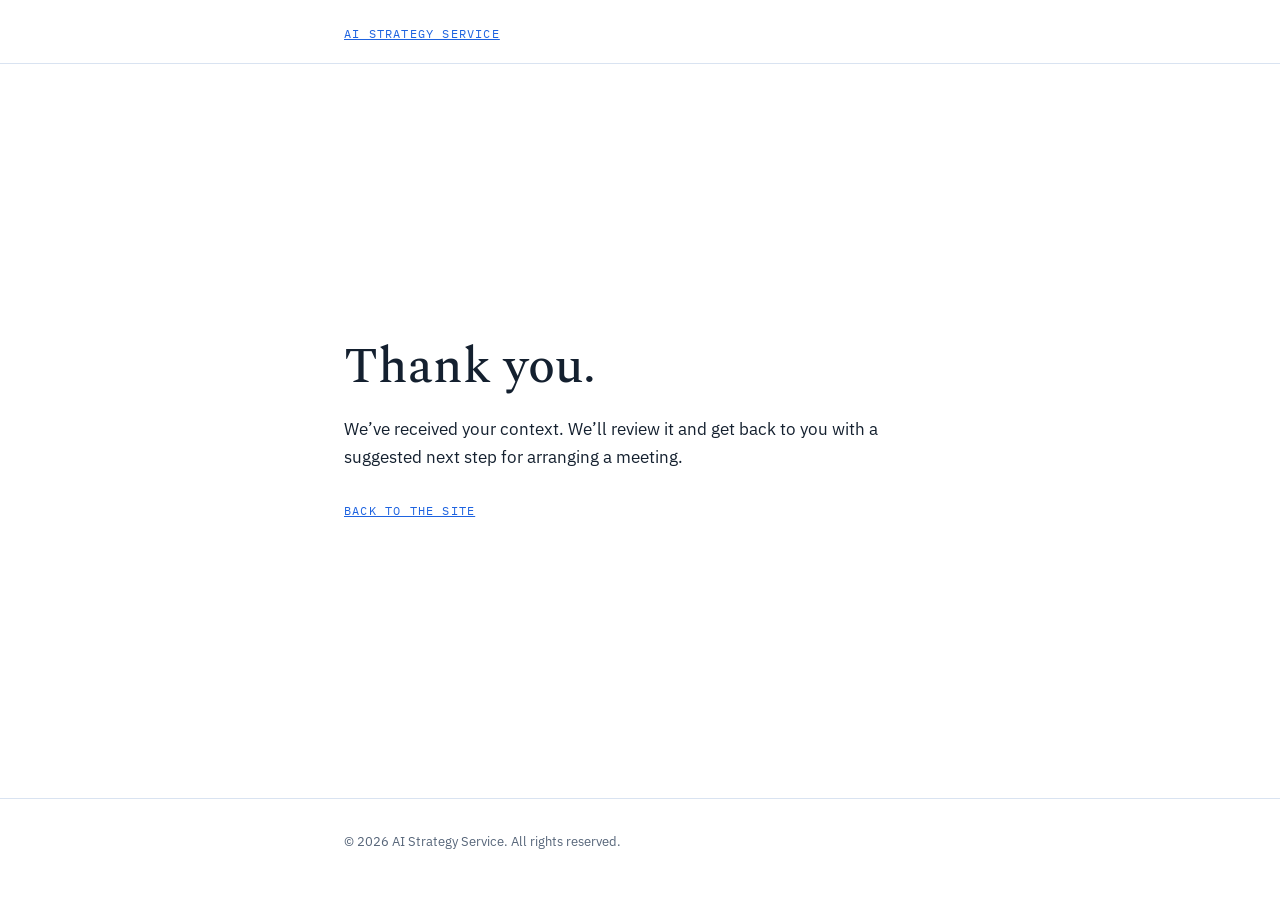
<file: ai-strategy-service/success.html>
<!doctype html>
<html lang="en">
<head>
<meta charset="utf-8">
<!-- Google tag (gtag.js) -->
<script async src="https://www.googletagmanager.com/gtag/js?id=G-G1TN1HCM82"></script>
<script>
  window.dataLayer = window.dataLayer || [];
  function gtag(){dataLayer.push(arguments);}
  gtag('js', new Date());
  gtag('config', 'G-G1TN1HCM82', {
    page_title: 'AI Strategy Service Thank You',
    page_path: '/ai-strategy-service/success.html'
  });
  try {
    var formSubmittedAt = Number(sessionStorage.getItem('ai_strategy_form_pending'));
    var formSubmissionIsRecent = formSubmittedAt && Date.now() - formSubmittedAt < 30 * 60 * 1000;
    if (formSubmissionIsRecent) {
      sessionStorage.removeItem('ai_strategy_form_pending');
      gtag('event', 'ai_strategy_form_success', {
        section_name: 'contact'
      });
    }
  } catch (error) {
    // A direct visit to this page should not be counted as a successful submission.
  }
</script>
<meta name="viewport" content="width=device-width, initial-scale=1">
<link rel="icon" href="favicon.svg" type="image/svg+xml">
<title>Thank you · AI Strategy Service</title>
<meta name="description" content="Your meeting request has been received.">
<link rel="preconnect" href="https://fonts.googleapis.com">
<link rel="preconnect" href="https://fonts.gstatic.com" crossorigin>
<link rel="stylesheet" href="https://fonts.googleapis.com/css2?family=Spectral:wght@400;500;600&family=IBM+Plex+Sans:wght@400;500;600&family=IBM+Plex+Mono:wght@400;500&display=swap">
<style>
  :root { --paper:#fff; --ink:#14202f; --accent:#1e63e0; --muted:#566579; --border:#d9e3f1; }
  @media (prefers-color-scheme: dark) { :root { --paper:#0d1626; --ink:#e7eefb; --accent:#6fa2f4; --muted:#93a4bd; --border:#26374f; } }
  * { box-sizing:border-box; }
  body { margin:0; min-height:100vh; display:grid; grid-template-rows:auto 1fr auto; background:var(--paper); color:var(--ink); font:1.0625rem/1.65 "IBM Plex Sans",Arial,sans-serif; }
  header { border-bottom:1px solid var(--border); }
  header div, main, footer div { width:100%; max-width:40rem; margin:0 auto; padding-left:1.5rem; padding-right:1.5rem; }
  header div { padding-top:1.1rem; padding-bottom:1.1rem; }
  header a, .cta { color:var(--accent); font:0.75rem "IBM Plex Mono",monospace; letter-spacing:.1em; text-transform:uppercase; }
  main { align-self:center; padding-top:4rem; padding-bottom:4rem; }
  h1 { font:500 clamp(2.1rem,6vw,3.15rem)/1.12 "Spectral",Georgia,serif; margin:0 0 1.25rem; }
  p { margin:0 0 1.5rem; }
  footer { border-top:1px solid var(--border); color:var(--muted); }
  footer div { padding-top:2rem; padding-bottom:3rem; font-size:.8rem; }
</style>
</head>
<body>
<header><div><a href="index.html">AI Strategy Service</a></div></header>
<main>
  <h1>Thank you.</h1>
  <p>We&rsquo;ve received your context. We&rsquo;ll review it and get back to you with a suggested next step for arranging a meeting.</p>
  <a class="cta" href="index.html">Back to the site</a>
</main>
<footer><div>&copy; 2026 AI Strategy Service. All rights reserved.</div></footer>
</body>
</html>
</file>
<file: styles.css>
/* ===== RESET & BASE ===== */
*, *::before, *::after { box-sizing: border-box; margin: 0; padding: 0; }
html { scroll-behavior: smooth; font-size: 110%; }

body {
  font-family: 'Lato', sans-serif;
  background-color: #e8e0d8;
  color: #231f20;
  line-height: 1.7;
}

h1, h2, h3 {
  font-family: 'Livvic', sans-serif;
  font-weight: 700;
  color: #231f20;
}

a { text-decoration: none; color: inherit; }

.container {
  max-width: 1200px;
  margin: 0 auto;
  padding: 0 2.5rem;
}

/* ===== SECTION LABELS ===== */
.section-label {
  display: block;
  text-align: center;
  font-size: 1.33rem;
  font-weight: 700;
  letter-spacing: 0.18em;
  color: #a4896f;
  text-transform: uppercase;
  margin-bottom: 2.5rem;
}

/* ===== NAV ===== */
nav {
  position: sticky;
  top: 0;
  z-index: 100;
  background-color: #e8e0d8;
  padding: 1rem 6rem;
}

.nav-inner {
  max-width: 1200px;
  margin: 0 auto;
  display: flex;
  align-items: center;
  justify-content: space-between;
  flex-wrap: wrap;
}

.nav-name {
  font-family: 'Livvic', sans-serif;
  font-weight: 400;
  font-size: 1.3rem;
  letter-spacing: 0.03em;
}

#navMenu {
  list-style: none;
  display: flex;
  gap: 2.5rem;
}

#navMenu > li > a {
  font-size: 1.08rem;
  color: #231f20;
  letter-spacing: 0.02em;
  transition: color 0.2s;
}

#navMenu a:hover { color: #a4896f; }

#navMenu > li > a[href="#contact"] {
  background-color: #231f20;
  color: #e8e0d8;
  border-radius: 2rem;
  padding: 0.42rem 1rem;
  font-family: 'Livvic', sans-serif;
  font-weight: 700;
  font-size: 0.92rem;
}

#navMenu > li > a[href="#contact"]:hover {
  background-color: #a4896f;
  color: #e8e0d8;
}

.nav-dropdown { position: relative; }

.nav-dropdown-trigger {
  display: inline-flex;
  align-items: center;
  gap: 0.35rem;
}

.nav-dropdown-trigger span {
  display: inline-block;
  font-size: 0.85em;
  line-height: 1;
  transition: transform 0.2s;
}

.nav-dropdown:hover .nav-dropdown-trigger span,
.nav-dropdown:focus-within .nav-dropdown-trigger span { transform: rotate(180deg); }

#navMenu .nav-submenu {
  display: none;
  position: absolute;
  top: calc(100% + 0.7rem);
  left: -1.1rem;
  z-index: 110;
  width: max-content;
  min-width: 17rem;
  padding: 0.65rem;
  list-style: none;
  background: #f4eee8;
  border: 1px solid #d4cbbf;
  border-radius: 8px;
  box-shadow: 0 0.75rem 1.75rem rgba(35, 31, 32, 0.12);
}

#navMenu .nav-submenu::before {
  content: "";
  position: absolute;
  left: 0;
  right: 0;
  top: -0.75rem;
  height: 0.75rem;
}

.nav-dropdown:hover > .nav-submenu,
.nav-dropdown:focus-within > .nav-submenu { display: block !important; }

#navMenu .nav-submenu a {
  display: block;
  padding: 0.58rem 0.7rem;
  color: #231f20;
  font-size: 0.92rem;
  line-height: 1.35;
}

#navMenu .nav-submenu-nested {
  margin: 0.1rem 0 0.35rem 0.7rem;
  padding-left: 0.65rem;
  list-style: none;
  border-left: 1px solid #a4896f;
}

#navMenu .nav-submenu-nested a { color: #5a5052; }
#navMenu .nav-submenu-nested span { display: block; font-size: 0.78rem; }

/* Hamburger button */
.nav-toggle {
  display: none;
  flex-direction: column;
  justify-content: space-between;
  width: 26px;
  height: 18px;
  background: none;
  border: none;
  cursor: pointer;
  padding: 0;
}

.nav-toggle span {
  display: block;
  height: 2px;
  background-color: #231f20;
  border-radius: 2px;
  transition: all 0.3s;
}

/* Animate hamburger → X */
.nav-toggle.open span:nth-child(1) { transform: translateY(8px) rotate(45deg); }
.nav-toggle.open span:nth-child(2) { opacity: 0; }
.nav-toggle.open span:nth-child(3) { transform: translateY(-8px) rotate(-45deg); }

@media (max-width: 640px) {
  .nav-toggle { display: flex; }

  #navMenu {
    display: none;
    flex-direction: column;
    gap: 0;
    width: 100%;
    margin-top: 0.75rem;
    border-top: 1px solid #d4cbbf;
  }

  #navMenu.open { display: flex; }

  #navMenu > li > a {
    display: block;
    padding: 0.85rem 0;
    border-bottom: 1px solid #d4cbbf;
    font-size: 1rem;
  }

  #navMenu > li > .nav-dropdown-trigger {
    display: flex;
    align-items: center;
  }

  #navMenu .nav-submenu {
    display: block;
    position: static;
    width: auto;
    min-width: 0;
    margin: 0 0 0.5rem 0.5rem;
    padding: 0.2rem 0 0.2rem 0.75rem;
    background: transparent;
    border: 0;
    border-left: 1px solid #d4cbbf;
    border-radius: 0;
    box-shadow: none;
  }

  #navMenu .nav-submenu::before { display: none; }
  #navMenu .nav-submenu a { padding: 0.55rem 0; }
  #navMenu .nav-submenu-nested { margin-left: 0.35rem; }
}

/* ===== HERO ===== */
.hero {
  display: flex;
  flex-direction: row;
  align-items: center;
  justify-content: space-between;
  width: calc(100% - 12rem);
  max-width: 1200px;
  margin: 0 auto;
  min-height: 62vh;
  padding: 1.2rem 0 1.7rem;
  gap: 4.5rem;
}

.hero-statement {
  flex: 1 1 0;
  max-width: none;
  text-align: left;
}

.hero-statement h1 {
  font-family: 'Livvic', sans-serif;
  font-size: clamp(2.18rem, 3.5vw, 2.8rem);
  font-weight: 400;
  line-height: 1.04;
  margin-bottom: 1.35rem;
}

.hero-highlight {
  color: #5e1d1e;
}

.hero-statement p {
  font-family: 'Livvic', sans-serif;
  font-size: clamp(1.06rem, 1.45vw, 1.41rem);
  font-weight: 400;
  line-height: 1.32;
  color: #a4896f;
}

.hero-intro {
  flex: 2 1 0;
  max-width: none;
  text-align: left;
}

.hero-hi {
  font-family: 'Livvic', sans-serif;
  font-size: 1.35rem;
  font-weight: 700;
  margin-bottom: 0.9rem;
}

.tagline {
  font-size: 1.2rem;
  color: #231f20;
  font-weight: 300;
  line-height: 1.7;
  margin-bottom: 2rem;
  max-width: 640px;
}

.hero-intro .tagline:last-child {
  margin-bottom: 0;
}

.hero-links {
  display: flex;
  align-items: center;
  justify-content: flex-start;
  gap: 1rem;
}

.btn-cta {
  display: inline-block;
  background-color: #231f20;
  color: #e8e0d8;
  padding: 0.68rem 1.76rem;
  border-radius: 2rem;
  font-family: 'Livvic', sans-serif;
  font-weight: 700;
  font-size: 0.88rem;
  letter-spacing: 0.02em;
  transition: background-color 0.2s;
}

.btn-cta:hover { background-color: #a4896f; }

.btn-cta-sm {
  padding: 0.72rem 1.87rem;
  font-size: 0.94rem;
}

.icon-link {
  display: flex;
  align-items: center;
}

.about-photo {
  position: relative;
  flex-shrink: 0;
  width: 930px;
  height: 350px;
  border-radius: 999px 0 0 999px;
  overflow: hidden;
  isolation: isolate;
  -webkit-mask-image: linear-gradient(to right, #000 0%, #000 76%, rgba(0, 0, 0, 0.9) 87%, transparent 100%);
  mask-image: linear-gradient(to right, #000 0%, #000 76%, rgba(0, 0, 0, 0.9) 87%, transparent 100%);
}

.about-photo::before {
  content: "";
  position: absolute;
  top: 0;
  right: 0;
  bottom: 0;
  left: 0;
  z-index: 0;
  background-image: url("photo-about-wide-experiment.jpg");
  background-size: cover;
  background-position: 46% center;
  filter: blur(15px);
  opacity: 0.7;
}

.about-photo::after {
  content: "";
  position: absolute;
  top: 0;
  right: 0;
  bottom: 0;
  left: 0;
  z-index: 1;
  background: linear-gradient(to right, rgba(244, 238, 232, 0) 0%, rgba(244, 238, 232, 0.1) 44%, rgba(244, 238, 232, 0.8) 100%);
}

.about-photo img {
  position: absolute;
  top: 0;
  left: 0;
  z-index: 3;
  width: 345px;
  height: 100%;
  object-fit: cover;
  object-position: center top;
  border-radius: 999px 0 0 999px;
  -webkit-mask-image: linear-gradient(to right, #000 0%, #000 68%, transparent 100%);
  mask-image: linear-gradient(to right, #000 0%, #000 68%, transparent 100%);
  display: block;
}

/* ===== ABOUT ===== */
.about {
  position: relative;
  padding: 2.5rem 2.5rem 6rem;
  text-align: center;
}

.about::before {
  content: "";
  position: absolute;
  top: -1.25rem;
  right: 0;
  bottom: -1rem;
  left: 0;
  z-index: 0;
  background-color: #f4eee8;
  pointer-events: none;
}

.about .container {
  position: relative;
  z-index: 1;
}

.about .section-label {
  display: block;
  max-width: none;
  margin: 0 auto 2.5rem;
  padding-left: 0;
  text-align: center;
}

.about-story {
  display: flex;
  align-items: center;
  justify-content: center;
  gap: 0;
  max-width: 1270px;
  margin: 0 auto;
  text-align: left;
}

.about-copy {
  max-width: 650px;
  text-align: left;
  margin-left: -31.4rem;
  padding-top: 0.4rem;
  position: relative;
  z-index: 2;
}

.about-copy p {
  font-size: 0.98rem;
  font-weight: 300;
  margin-bottom: 0.45rem;
  color: #231f20;
  line-height: 1.65;
}

.about-copy p:last-child {
  margin-bottom: 0;
}

.about-copy .about-opening {
  font-family: 'Livvic', sans-serif;
  font-size: 1.08rem;
  font-weight: 400;
  line-height: 1.55;
  color: #5e1d1e;
  margin-bottom: 1rem;
}

.about-lead {
  font-size: 1.15rem;
  max-width: 820px;
  margin: 0 auto 1.2rem;
  font-weight: 400;
  color: #231f20;
  line-height: 1.8;
}

/* ===== PILLARS ===== */
.pillars {
  display: grid;
  grid-template-columns: repeat(4, 1fr);
  gap: 2rem;
  margin-top: 3.5rem;
}

.pillar {
  text-align: center;
}

.pillar-icon {
  width: 90px;
  height: 90px;
  background-color: #e8e0d8;
  border-radius: 50%;
  display: flex;
  align-items: center;
  justify-content: center;
  margin: 0 auto 1rem;
}

.pillar-icon img {
  width: 72px;
  height: 72px;
  object-fit: contain;
}

.pillar-icon img.icon-lg {
  width: 86px;
  height: 86px;
}

.pillar h3 {
  font-size: 1rem;
  font-weight: 600;
  margin-bottom: 0.6rem;
  color: #231f20;
}

.pillar p {
  font-size: 0.9rem;
  color: #5a5052;
  line-height: 1.6;
}

/* ===== LOGO STRIP ===== */
.logo-strip {
  display: flex;
  align-items: center;
  justify-content: center;
  gap: 2.5rem;
  flex-wrap: wrap;
  margin-top: 3.5rem;
}

.logo-strip img {
  height: 34px;
  width: auto;
  object-fit: contain;
  opacity: 0.85;
}

/* Per-logo size adjustments */
/* About */
.logo-strip img[alt="8200"]                 { height: 38px;  margin-right: 0rem; }
.logo-strip img[alt="Intel"]                { height: 32px;  margin-right: -0.34rem; }
.logo-strip img[alt="Everc"]                { height: 65px;  margin-right: -0.97rem; }
.logo-strip img[alt="Sisense"]              { height: 61px;  margin-right: -0.97rem; }
.logo-strip img[alt="ZipRecruiter"]         { height: 29px; }

/* Services */
.logo-strip img[alt="Swimm"]                { height: 60px; }
.logo-strip img[alt="IVIX"]                 { height: 17px; }
.logo-strip img[alt="Vectorious"]           { height: 34px; }
.logo-strip img[alt="Quago"]                { height: 27px; }

/* Workshops */
.logo-strip img[alt="Give & Tech"]          { height: 52px; }
.logo-strip img[alt="Women in Data Science"]{ height: 45px; }
.logo-strip img[alt="hayaData"]             { height: 31px; }
.logo-strip img[alt="Armis"]                { height: 26px; }
.logo-strip img[alt="KALTURA"],
.logo-strip img[alt="Kaltura"]              { height: 41px; }
.logo-strip img[alt="Maccabi"]              { height: 31px; }
.logo-strip img[alt="Jolt"]                 { height: 26px; }

/* ===== SERVICES ===== */
.services {
  padding: 6rem 2.5rem;
  text-align: center;
}

.section-intro {
  font-size: 1.1rem;
  max-width: 720px;
  margin: 0 auto 1rem;
  color: #231f20;
  line-height: 1.8;
}

.section-subhead {
  font-weight: 400;
  font-size: 1.05rem;
  margin: 2rem auto;
  max-width: 720px;
}

.services-grid {
  display: grid;
  grid-template-columns: repeat(2, 1fr);
  gap: 2rem;
  margin-top: 3rem;
  text-align: center;
}

.service {
  background-color: #f4eee8;
  border-radius: 8px;
  padding: 2.4rem 2.2rem;
}

.service h3 {
  font-size: 1.18rem;
  font-weight: 700;
  margin-bottom: 0.75rem;
  color: #231f20;
}

.service p {
  font-size: 0.98rem;
  color: #5a5052;
  line-height: 1.7;
  margin-bottom: 1rem;
}

.service p:last-child {
  margin-bottom: 0;
}

.service .service-related {
  font-size: 0.86rem;
  font-style: italic;
}

.service a {
  color: #3f5f78;
  text-decoration: underline;
  text-underline-offset: 0.18em;
}

.service a:hover { color: #a4896f; }

.section-closing {
  font-size: 1.05rem;
  max-width: 720px;
  margin: 3rem auto 0;
  color: #231f20;
  line-height: 1.8;
}

.services-cta {
  display: flex;
  justify-content: center;
  margin-top: 2.5rem;
}

.service-proof {
  display: grid;
  grid-template-columns: 1fr 1fr;
  align-items: start;
  gap: 2rem;
  max-width: none;
  margin: 3.75rem auto 0;
  text-align: left;
}

.service-proof-label {
  font-family: 'Livvic', sans-serif;
  font-size: 1.12rem;
  font-weight: 550;
  line-height: 1.35;
  color: #5e1d1e;
  text-align: right;
}

.testimonial-carousel {
  position: relative;
  max-width: 360px;
}

.testimonial-slides {
  position: relative;
  min-height: 6.5rem;
}

.testimonial {
  opacity: 0;
  position: absolute;
  inset: 0;
  visibility: hidden;
  transition: opacity 0.35s ease;
}

.testimonial.is-active {
  opacity: 1;
  position: relative;
  visibility: visible;
}

.testimonial blockquote {
  font-size: 0.88rem;
  font-weight: 400;
  line-height: 1.65;
  color: #5a5052;
  margin-bottom: 0.75rem;
}

.testimonial figcaption {
  font-size: 0.78rem;
  font-weight: 700;
  color: #a4896f;
  line-height: 1.5;
}

.testimonial-controls {
  display: flex;
  gap: 0.65rem;
  margin-top: 0.35rem;
  justify-content: flex-start;
}

.testimonial-btn {
  border: 0;
  background: transparent;
  color: #231f20;
  cursor: pointer;
  display: inline-flex;
  align-items: center;
  justify-content: center;
  font-size: 1.05rem;
  padding: 0.1rem 0.25rem;
  transition: color 0.2s;
}

.testimonial-btn:hover {
  color: #a4896f;
}

/* ===== WORKSHOPS ===== */
.workshops {
  position: relative;
  padding: 6rem 2.5rem;
  text-align: center;
}

.workshops::before {
  content: "";
  position: absolute;
  top: 0;
  left: 50%;
  width: 140px;
  height: 1px;
  background-color: #cbb8a5;
  transform: translateX(-50%);
}

.workshops .section-intro {
  max-width: 1040px;
  margin-bottom: 0;
}

.workshops .logo-strip {
  display: grid;
  grid-template-columns: repeat(7, minmax(0, 1fr));
  align-items: center;
  gap: 1rem;
  max-width: 706px;
  margin-left: auto;
  margin-right: auto;
}

.workshops .logo-strip img {
  justify-self: center;
}

.workshops-showcase {
  display: grid;
  grid-template-columns: minmax(0, 1.08fr) minmax(320px, 0.92fr);
  gap: 2rem;
  margin-top: 3.5rem;
  align-items: stretch;
}

.speaking-carousel {
  position: relative;
  min-height: 520px;
  overflow: hidden;
  border-radius: 8px;
  background-color: #231f20;
}

.speaking-slides,
.speaking-slide {
  position: absolute;
  inset: 0;
  width: 100%;
  height: 100%;
}

.speaking-slide {
  object-fit: cover;
  opacity: 0;
  transition: opacity 0.35s ease;
}

.speaking-slide.is-active {
  opacity: 1;
}

.speaking-controls {
  position: absolute;
  z-index: 2;
  left: 50%;
  bottom: 1rem;
  transform: translateX(-50%);
  display: flex;
  align-items: center;
  gap: 0.7rem;
  padding: 0.45rem 0.65rem;
  border-radius: 999px;
  background-color: rgba(35, 31, 32, 0.72);
}

.speaking-btn,
.speaking-dot {
  border: 0;
  color: #f4eee8;
  background: transparent;
  cursor: pointer;
}

.speaking-btn {
  width: 30px;
  height: 30px;
  padding: 0;
  font-size: 1rem;
}

.speaking-dots {
  display: flex;
  gap: 0.45rem;
}

.speaking-dot {
  width: 8px;
  height: 8px;
  padding: 0;
  border: 1px solid #f4eee8;
  border-radius: 50%;
}

.speaking-dot.is-active {
  background-color: #f4eee8;
}

.workshops-grid {
  display: grid;
  grid-template-rows: repeat(2, minmax(0, 1fr));
  gap: 2rem;
  text-align: center;
}

.workshop {
  background-color: #f4eee8;
  border-radius: 8px;
  padding: 2.4rem 2.2rem;
}

.workshop h3 {
  font-size: 1.1rem;
  font-weight: 700;
  margin-bottom: 1rem;
  line-height: 1.4;
}

.workshop p {
  font-size: 0.95rem;
  color: #5a5052;
  line-height: 1.7;
}

.speaking-note {
  font-size: 1.05rem;
  max-width: 920px;
  margin: 3rem auto 0;
  color: #231f20;
  line-height: 1.8;
}

/* ===== CONTENT ===== */
.content-section {
  position: relative;
  padding: 6rem 2.5rem 3.5rem;
  text-align: center;
}

.content-section::before {
  content: "";
  position: absolute;
  top: 1.5rem;
  right: 0;
  bottom: 0;
  left: 0;
  z-index: 0;
  background-color: #f4eee8;
  pointer-events: none;
}

.content-section .container {
  position: relative;
  z-index: 1;
}

.carousel-wrapper {
  position: relative;
  display: flex;
  align-items: center;
  gap: 1rem;
  margin-top: 2.5rem;
}

.carousel-btn {
  flex-shrink: 0;
  width: 42px;
  height: 42px;
  border-radius: 50%;
  border: 2px solid #231f20;
  background: transparent;
  font-size: 1.1rem;
  cursor: pointer;
  display: flex;
  align-items: center;
  justify-content: center;
  transition: background 0.2s, color 0.2s;
  color: #231f20;
}

.carousel-btn:hover {
  background: #231f20;
  color: #e8e0d8;
}

.content-grid {
  display: flex;
  gap: 1.5rem;
  overflow-x: auto;
  scroll-snap-type: x mandatory;
  scrollbar-width: none;
  -ms-overflow-style: none;
  padding-top: 1rem;
  padding-bottom: 0.5rem;
  text-align: left;
}

.content-grid::-webkit-scrollbar { display: none; }

.content-link {
  text-decoration: none;
  color: inherit;
  transition: opacity 0.2s;
}
.content-link:hover { opacity: 0.75; }

.content-card {
  display: flex;
  flex-direction: column;
  gap: 0.75rem;
  flex: 0 0 320px;
  position: relative;
  scroll-snap-align: start;
}

.content-badge {
  position: absolute;
  top: 0;
  right: 0.7rem;
  z-index: 1;
  transform: translateY(-50%);
  padding: 0.3rem 0.55rem;
  border-radius: 999px;
  background: #5e1d1e;
  color: #f4eee8;
  font-family: 'Livvic', sans-serif;
  font-size: 0.72rem;
  font-weight: 700;
  letter-spacing: 0.08em;
}

.content-img {
  width: 100%;
  height: 152px;
  object-fit: cover;
  border-radius: 8px;
}

.content-card iframe {
  width: 100%;
  height: 152px !important;
  border-radius: 8px;
}

.yt-thumb {
  position: relative;
  width: 100%;
}

.yt-thumb .content-img {
  display: block;
}

.yt-play {
  position: absolute;
  top: 50%;
  left: 50%;
  transform: translate(-50%, -50%);
  width: 48px;
  height: 48px;
  background: rgba(0,0,0,0.65);
  border-radius: 50%;
  display: flex;
  align-items: center;
  justify-content: center;
  color: white;
  font-size: 1.2rem;
  padding-left: 4px;
  pointer-events: none;
}

.content-thumb {
  width: 100%;
  aspect-ratio: 16/9;
  border-radius: 8px;
  display: flex;
  align-items: center;
  justify-content: center;
  font-size: 2rem;
  color: white;
}

.content-thumb.podcast { background-color: #6b3d9a; }
.content-thumb.spotify { background-color: #5b8a8a; }
.content-thumb.article { background-color: #c0b8af; color: #231f20; }
.content-thumb.video { background-color: #c0392b; }

.content-title {
  font-size: 0.9rem;
  font-weight: 600;
  color: #231f20;
  line-height: 1.5;
}

/* ===== FOOTER ===== */
footer {
  position: relative;
  padding: 1.5rem 2.5rem 2.5rem;
  background-color: #f4eee8;
}

footer::before {
  content: none;
}

.footer-content {
  position: relative;
  z-index: 1;
  display: flex;
  align-items: flex-start;
  justify-content: space-between;
  gap: 2rem;
  max-width: 1200px;
  margin: 0 auto;
}

.footer-contact {
  display: flex;
  flex-direction: row;
  align-items: center;
  gap: 1rem;
  color: #231f20;
}

.footer-contact > span {
  font-family: 'Livvic', sans-serif;
  font-size: 1.12rem;
  font-weight: 550;
  line-height: 1.35;
  color: #5e1d1e;
}

.footer-inner {
  display: flex;
  align-items: center;
  justify-content: flex-start;
  gap: 0.8rem;
}

.footer-inner svg {
  width: 30px;
  height: 30px;
}

.footer-logo {
  width: 30px;
  height: 30px;
  object-fit: contain;
  border-radius: 8px;
}

.footer-policies {
  position: static;
  display: flex;
  align-items: center;
  justify-content: flex-end;
  flex-wrap: wrap;
  gap: 0.45rem;
  padding: 0;
  background-color: transparent;
  color: #5a5052;
  font-size: 0.76rem;
  font-weight: 300;
  line-height: 1.6;
  text-align: right;
}

.footer-policies a {
  transition: color 0.2s;
}

.footer-policies a:hover {
  color: #a4896f;
}

/* ===== POLICY PAGES ===== */
.policy-page {
  min-height: 100vh;
}

.policy-main {
  max-width: 840px;
  margin: 0 auto;
  padding: 5rem 2.5rem 6rem;
}

.policy-main h1 {
  font-size: clamp(2.2rem, 5vw, 4rem);
  font-weight: 400;
  line-height: 1.08;
  margin-bottom: 1rem;
}

.policy-updated {
  color: #a4896f;
  font-size: 0.95rem;
  margin-bottom: 3rem;
}

.policy-section {
  margin-top: 2.25rem;
}

.policy-section h2 {
  font-size: 1.2rem;
  margin-bottom: 0.65rem;
}

.policy-section p,
.policy-section li {
  color: #5a5052;
  font-size: 1rem;
  line-height: 1.8;
}

.policy-section ul {
  margin: 0.75rem 0 0;
  padding-left: 1.25rem;
}

.policy-back {
  display: inline-block;
  margin-top: 3rem;
  color: #a4896f;
  font-family: 'Livvic', sans-serif;
  font-weight: 700;
}

/* ===== RESPONSIVE ===== */
@media (max-width: 900px) {
  nav { padding: 1rem 2rem; }

  .hero {
    flex-direction: column;
    align-items: flex-start;
    width: auto;
    max-width: none;
    margin: 0;
    padding: 5rem 2rem 4rem;
    min-height: auto;
    gap: 2.5rem;
  }
  .hero-statement {
    flex: 0 1 auto;
    max-width: 560px;
  }
  .hero-intro { flex: 0 1 auto; }
  .hero-statement,
  .hero-intro { text-align: left; }
  .tagline { margin-bottom: 2rem; }
  .hero-links { justify-content: flex-start; }
  .about .section-label {
    padding-left: 0;
    text-align: center;
  }
  .about-story {
    flex-direction: column;
    align-items: center;
    text-align: left;
    gap: 2.5rem;
  }
  .about-copy { max-width: 620px; }
  .about-copy {
    margin-left: 0;
    padding-top: 0;
  }
  .about-photo {
    width: min(90vw, 460px);
    height: 250px;
  }
  .about-photo img {
    width: 285px;
    height: 100%;
  }
  .pillars { grid-template-columns: repeat(2, 1fr); }
  .services-grid { grid-template-columns: 1fr; gap: 2rem; }
  .service-proof { grid-template-columns: 1fr; gap: 1.5rem; text-align: center; }
  .service-proof-label { text-align: center; }
  .testimonial-carousel { margin: 0 auto; }
  .testimonial-controls { justify-content: center; }
  .workshops-showcase { grid-template-columns: 1fr; }
  .speaking-carousel { min-height: 430px; }
  .workshops-grid { gap: 2rem; }
  .workshops .logo-strip {
    display: flex;
    justify-content: center;
    gap: 2rem;
    max-width: none;
  }
  .footer-content {
    flex-direction: column;
    align-items: flex-start;
  }
  .footer-contact {
    flex-wrap: wrap;
  }
  .footer-policies {
    justify-content: flex-start;
    text-align: left;
  }
  .content-card { flex: 0 0 280px; }
}

@media (max-width: 600px) {
  html { font-size: 90%; }
  nav { padding: 1rem 1.5rem; }
  .hero { padding: 3rem 1.5rem; }
  .hero-statement h1 { font-size: clamp(2.55rem, 12vw, 3.7rem); }
  .hero-statement p { font-size: 1.45rem; }
  .tagline { font-size: 1rem; }
  .about, .services, .workshops, .content-section { padding: 4rem 1.5rem; }
  .about-copy p { font-size: 1rem; }
  /* Pillars: horizontal swipe carousel with peek */
  .pillars {
    display: flex;
    overflow-x: auto;
    scroll-snap-type: x mandatory;
    scrollbar-width: none;
    -ms-overflow-style: none;
    gap: 1.25rem;
    padding-bottom: 0.5rem;
    margin-top: 2.5rem;
  }
  .pillars::-webkit-scrollbar { display: none; }
  .pillar {
    flex: 0 0 72%;
    flex-shrink: 0;
    scroll-snap-align: start;
  }

  /* Services grid: horizontal swipe carousel with peek */
  .services-grid {
    display: flex;
    overflow-x: auto;
    scroll-snap-type: x mandatory;
    scrollbar-width: none;
    -ms-overflow-style: none;
    gap: 1.25rem;
    padding-bottom: 0.5rem;
    margin-top: 2rem;
  }
  .services-grid::-webkit-scrollbar { display: none; }
  .service {
    flex: 0 0 84%;
    flex-shrink: 0;
    scroll-snap-align: start;
  }

  .speaking-carousel { min-height: 330px; }

  /* Workshop examples */
  .workshops-grid {
    display: grid;
    grid-template-rows: auto;
    gap: 1.25rem;
  }
  .workshop {
    padding: 2rem 1.6rem;
  }

  /* Carousel: swipeable cards with compact controls */
  .carousel-btn {
    width: 30px;
    height: 30px;
    border-width: 1px;
    font-size: 0.85rem;
  }
  .carousel-wrapper { gap: 0.65rem; }
  .content-card { flex: 0 0 calc(100vw - 7.8rem); }

  /* Shrink all section labels on mobile */
  .section-label { font-size: 1rem; letter-spacing: 0.1em; }
}
</file>
